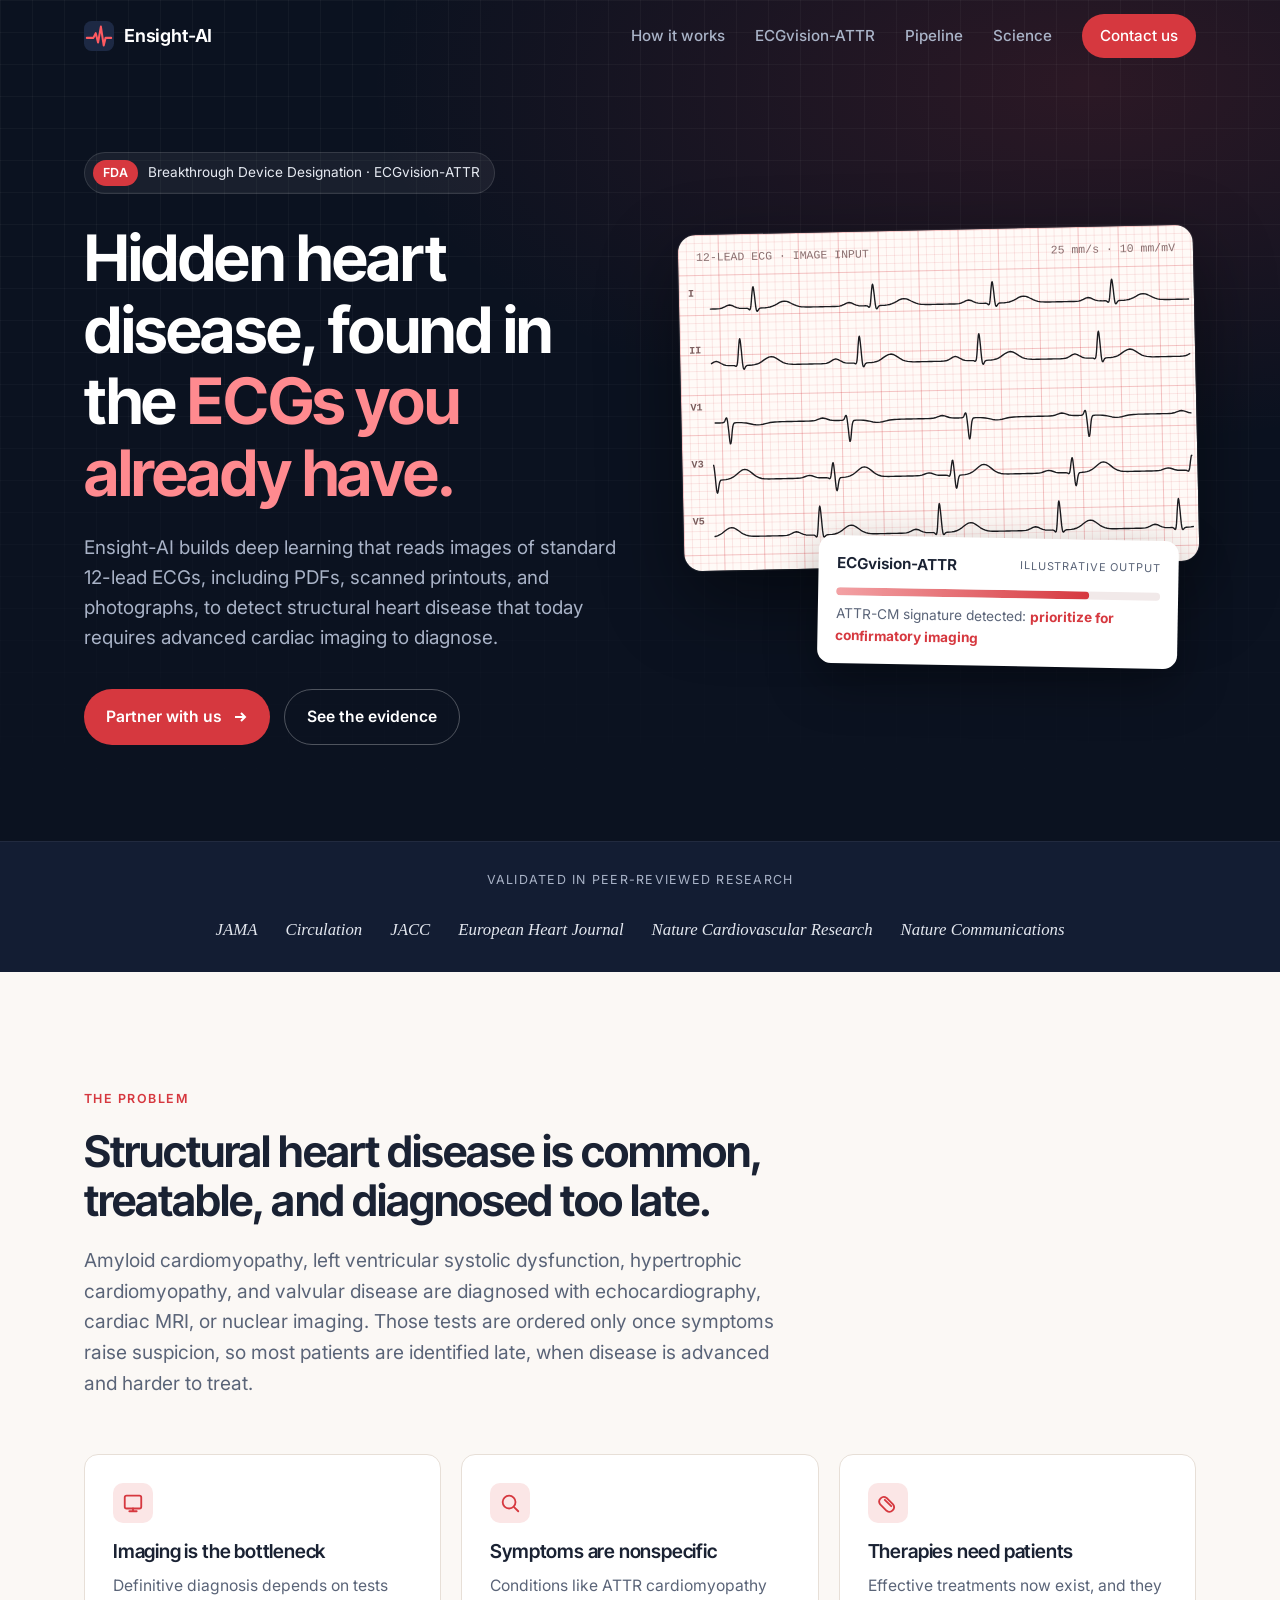
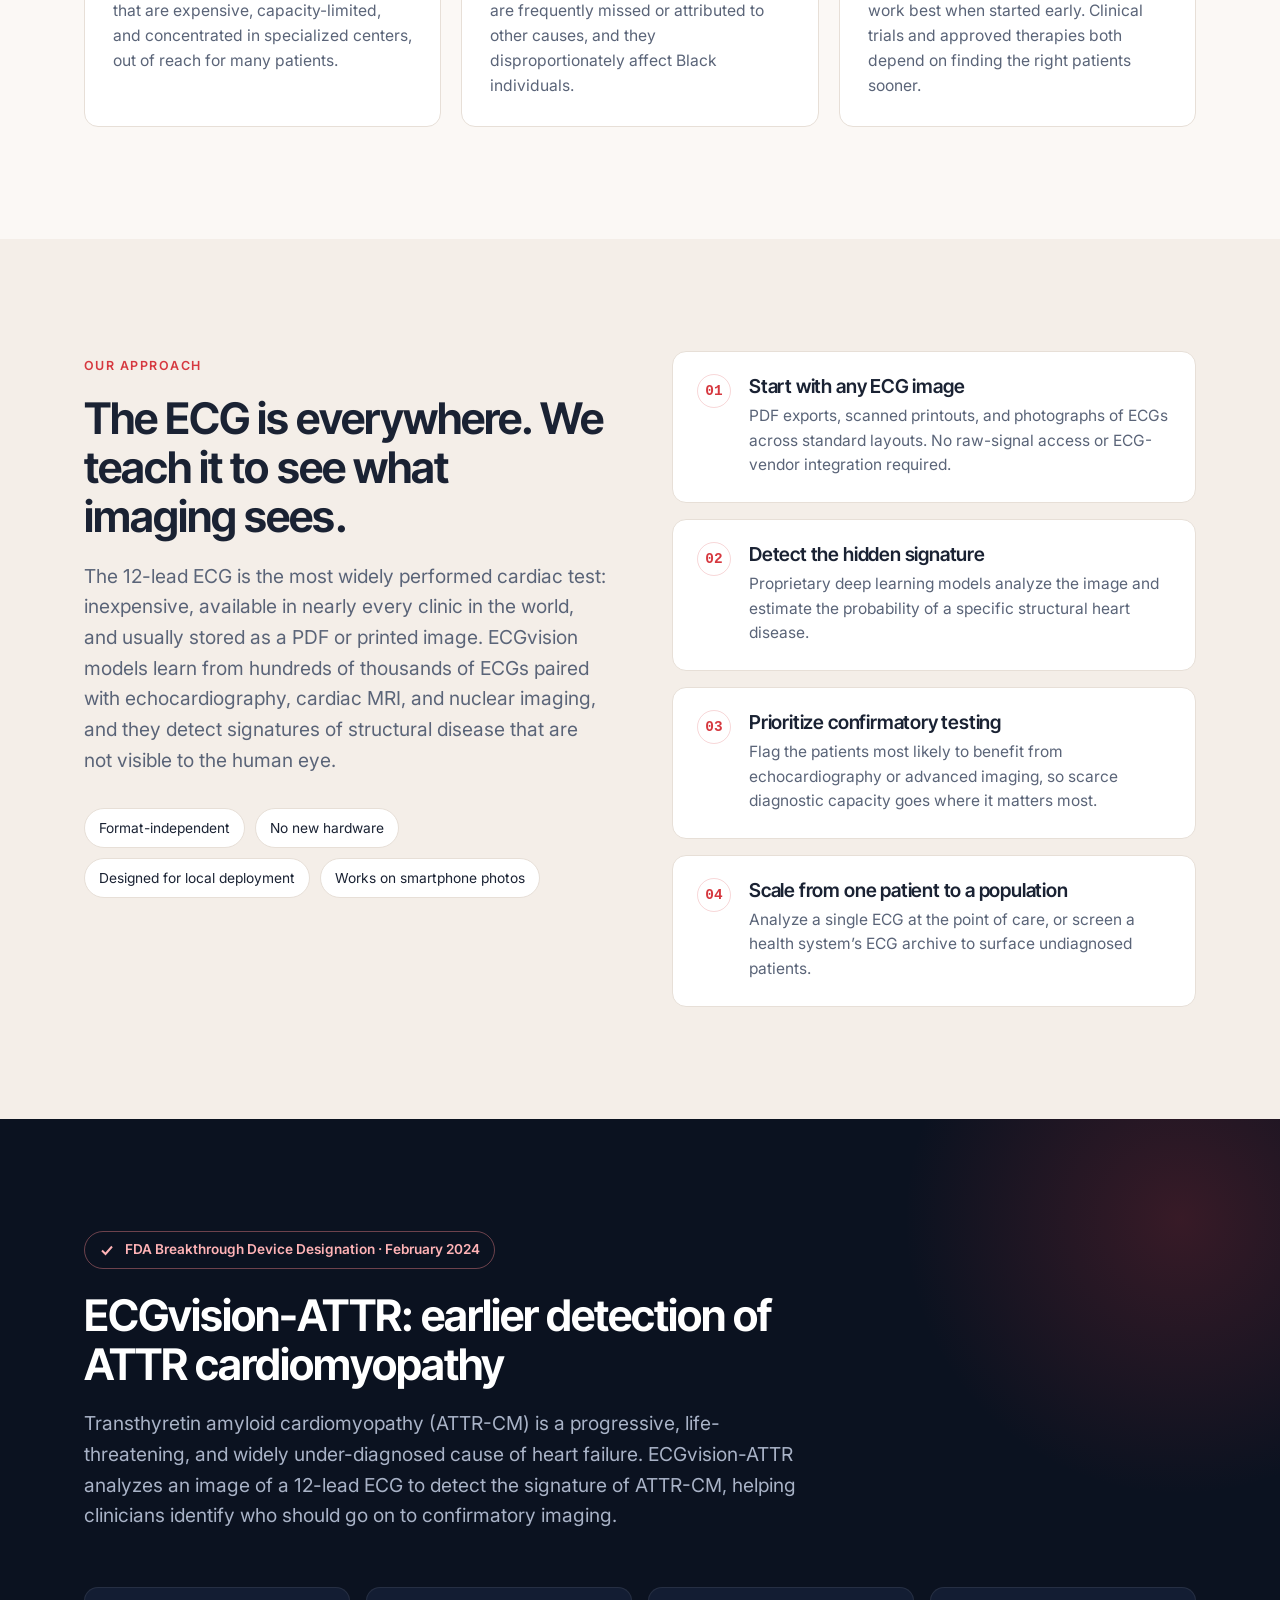
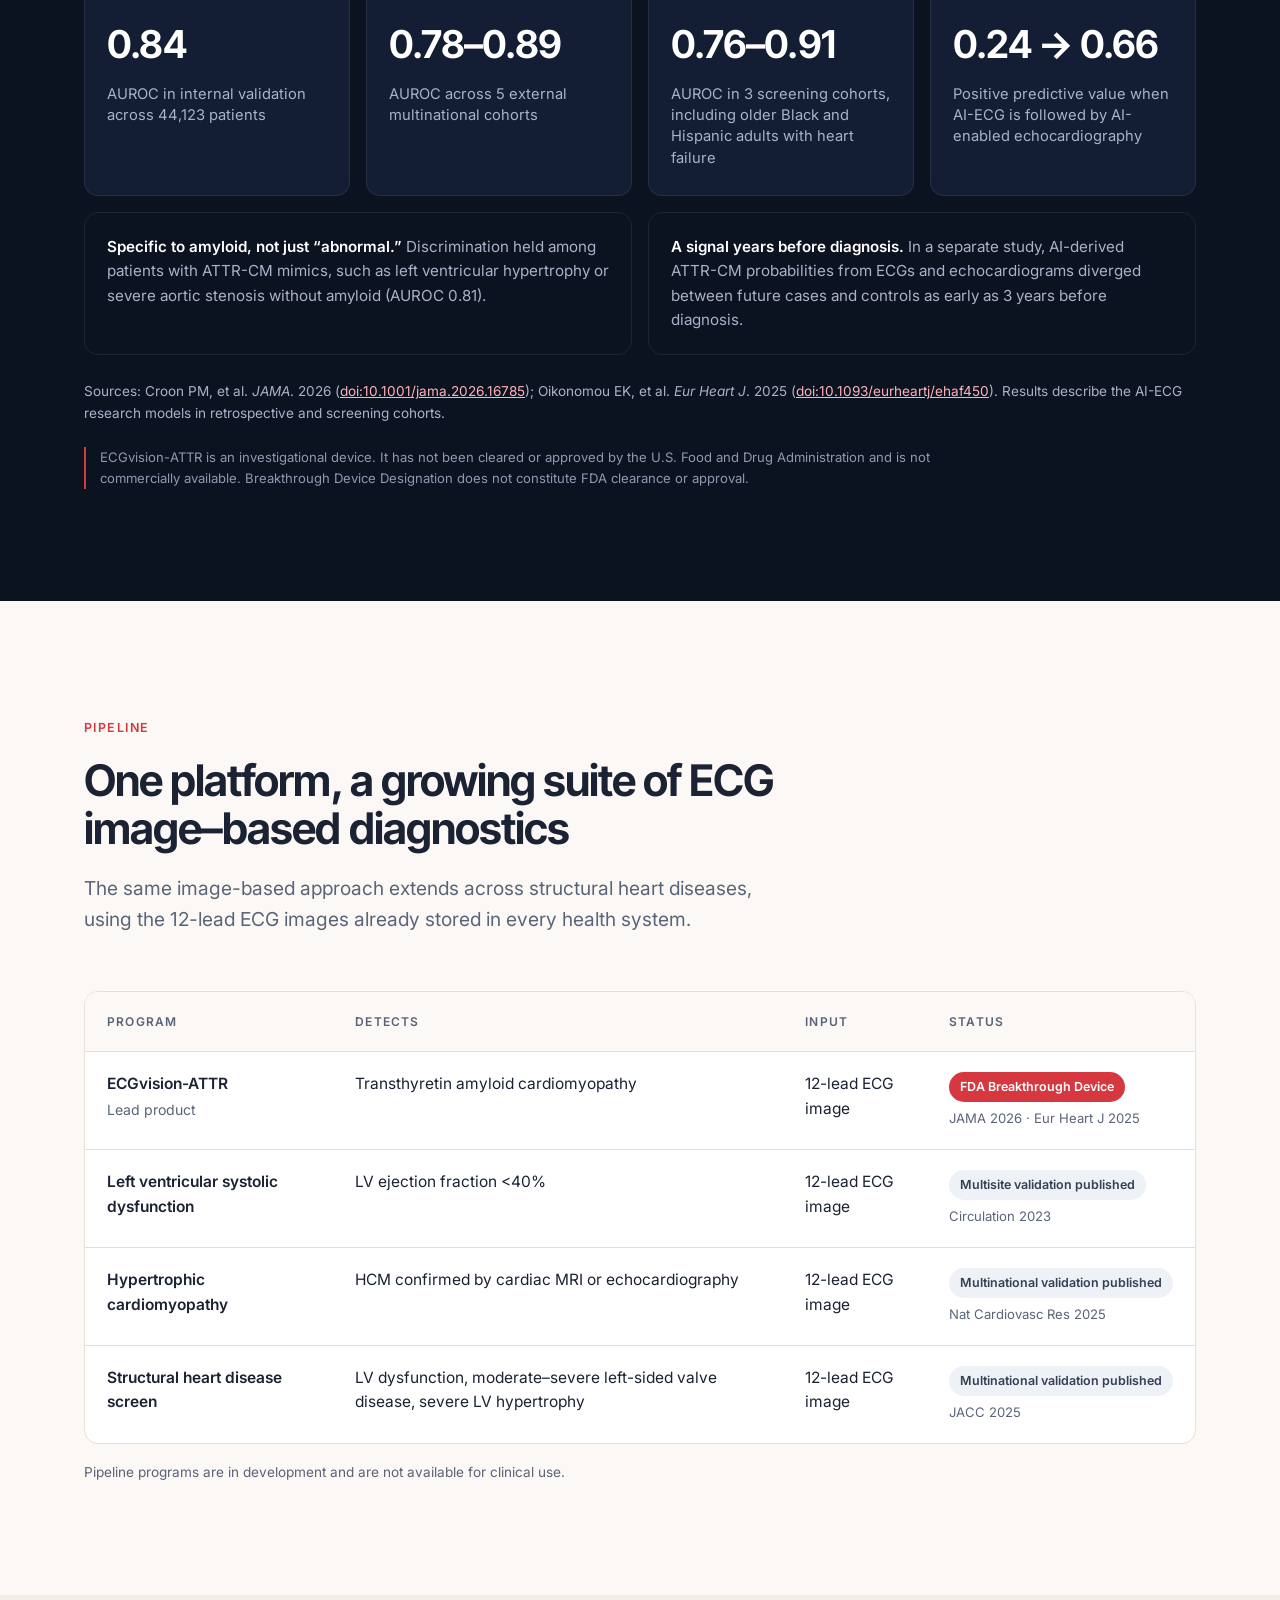
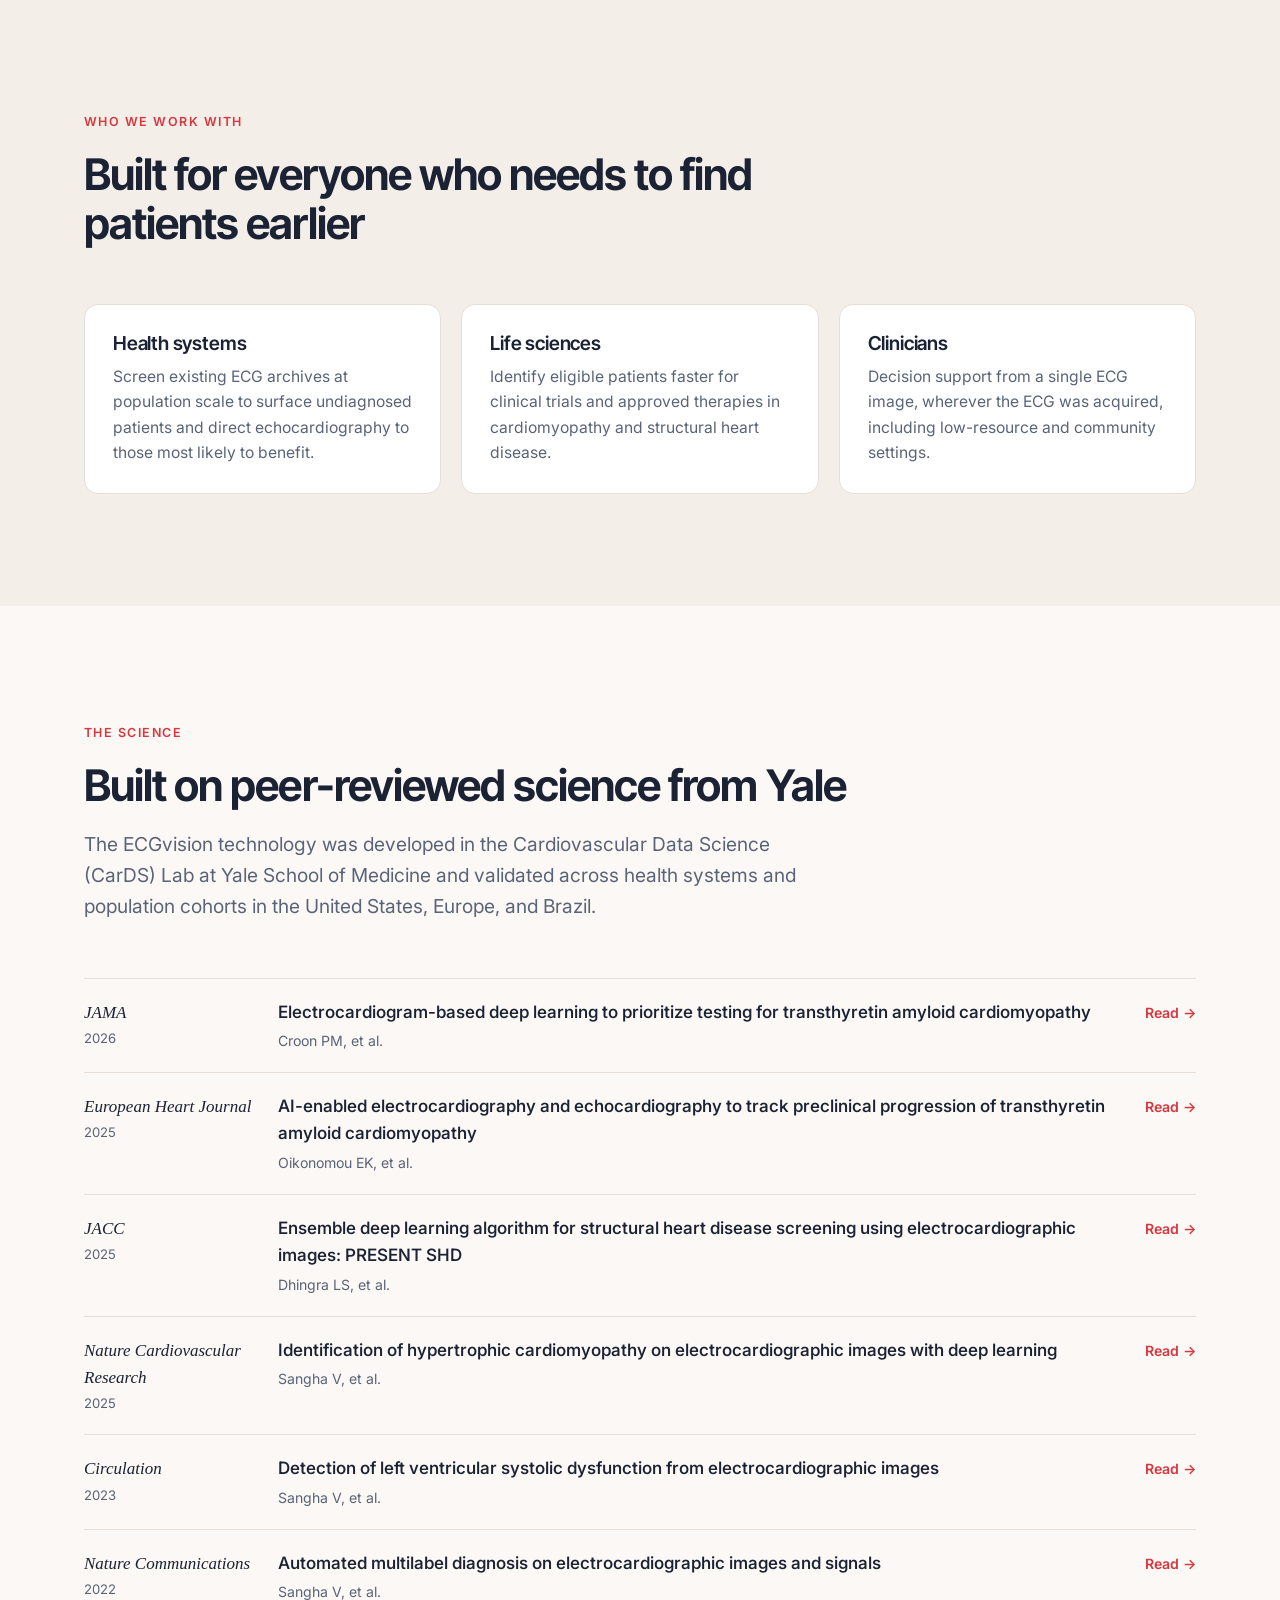
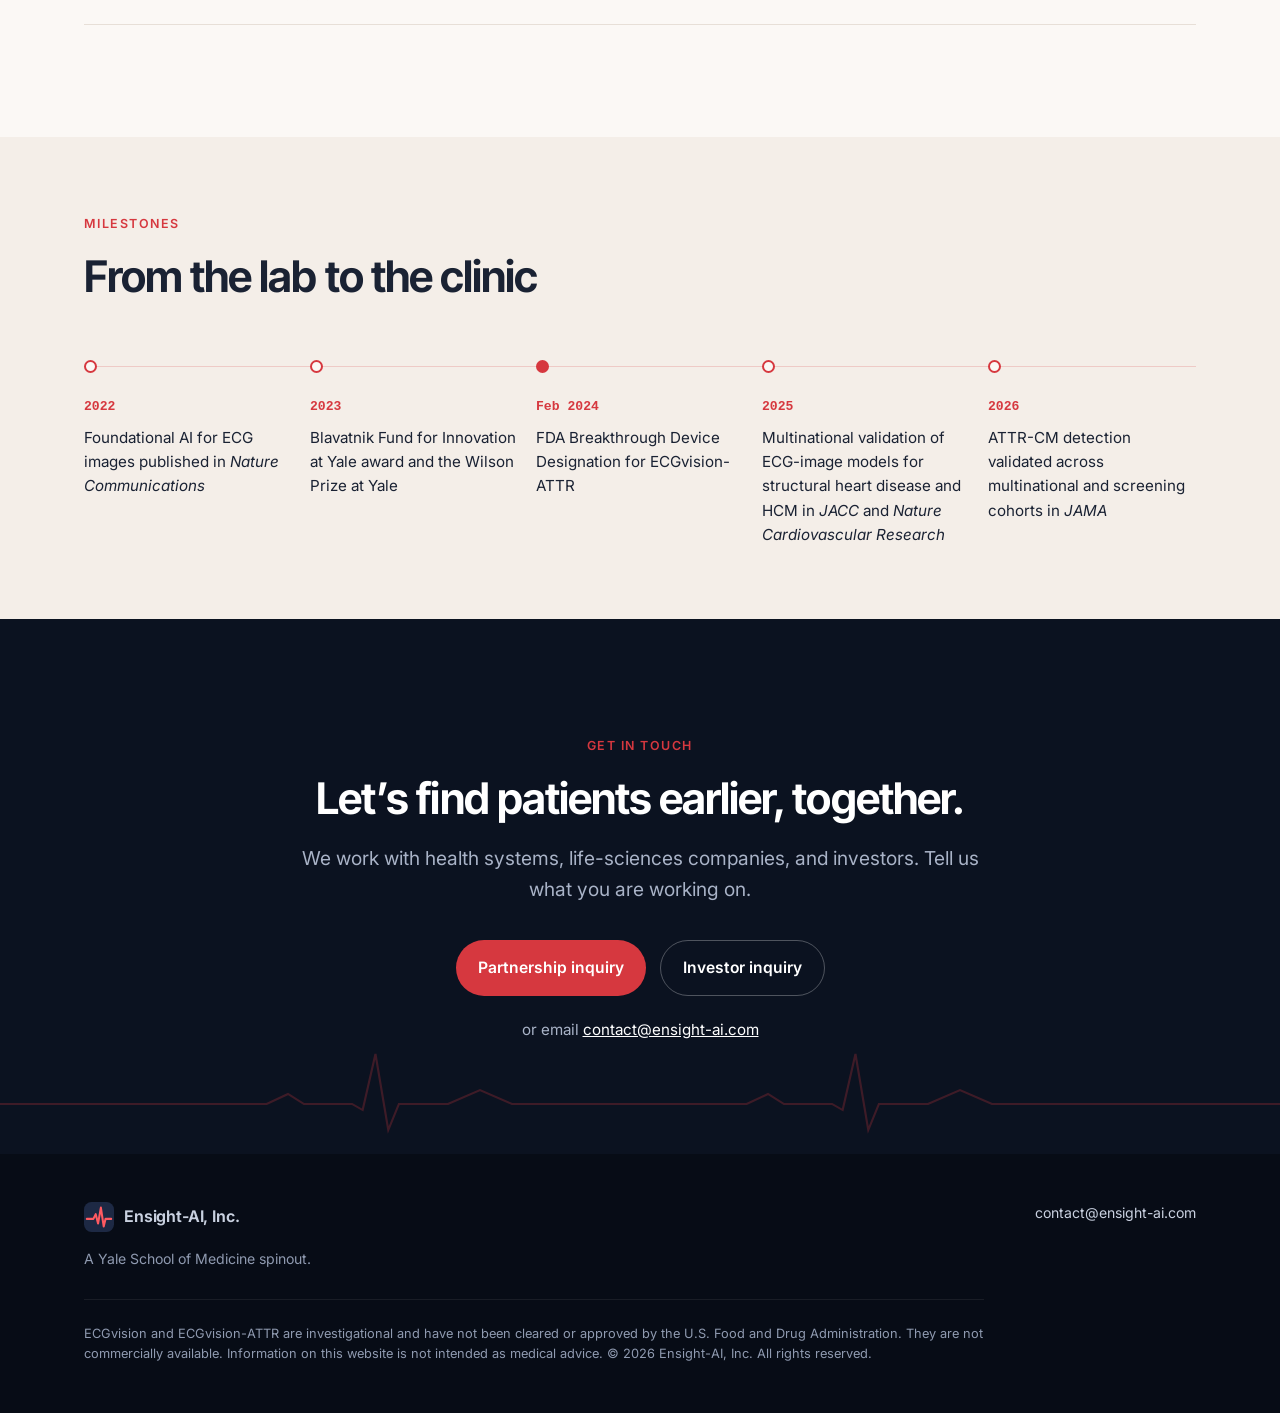
<file: index.html>
<!DOCTYPE html>
<html lang="en" class="no-js">
<head>
  <meta charset="utf-8">
  <meta name="viewport" content="width=device-width, initial-scale=1">
  <title>Ensight-AI | AI that finds hidden heart disease in ECG images</title>
  <meta name="description" content="Ensight-AI is a Yale spinout building deep learning that detects structural heart disease from images of standard ECGs. Our lead product, ECGvision-ATTR, received FDA Breakthrough Device Designation for early detection of ATTR cardiomyopathy.">
  <link rel="canonical" href="https://www.ensight-ai.com/">
  <meta name="theme-color" content="#0b1220">

  <meta property="og:type" content="website">
  <meta property="og:site_name" content="Ensight-AI">
  <meta property="og:title" content="Ensight-AI | AI that finds hidden heart disease in ECG images">
  <meta property="og:description" content="Deep learning that detects structural heart disease from standard ECG images. ECGvision-ATTR: FDA Breakthrough Device Designation for early detection of ATTR cardiomyopathy.">
  <meta property="og:url" content="https://www.ensight-ai.com/">
  <meta property="og:image" content="https://www.ensight-ai.com/assets/og-image.png">
  <meta property="og:image:width" content="1200">
  <meta property="og:image:height" content="630">
  <meta name="twitter:card" content="summary_large_image">
  <meta name="twitter:title" content="Ensight-AI | AI that finds hidden heart disease in ECG images">
  <meta name="twitter:description" content="Deep learning that detects structural heart disease from standard ECG images.">
  <meta name="twitter:image" content="https://www.ensight-ai.com/assets/og-image.png">

  <link rel="icon" href="favicon.svg" type="image/svg+xml">
  <link rel="apple-touch-icon" href="assets/apple-touch-icon.png">

  <link rel="preconnect" href="https://fonts.googleapis.com">
  <link rel="preconnect" href="https://fonts.gstatic.com" crossorigin>
  <link href="https://fonts.googleapis.com/css2?family=Inter:wght@400;500;600;700&family=Inter+Tight:wght@600;700&display=swap" rel="stylesheet">
  <link rel="stylesheet" href="assets/styles.css">

  <script type="application/ld+json">
  {
    "@context": "https://schema.org",
    "@type": "Organization",
    "name": "Ensight-AI, Inc.",
    "url": "https://www.ensight-ai.com/",
    "logo": "https://www.ensight-ai.com/assets/apple-touch-icon.png",
    "email": "contact@ensight-ai.com",
    "description": "Ensight-AI develops deep learning that detects structural heart disease from images of standard electrocardiograms (ECGs)."
  }
  </script>
  <script>document.documentElement.classList.remove('no-js');</script>
</head>
<body>
<a class="skip" href="#main">Skip to content</a>

<header class="header" id="top">
  <div class="wrap header__inner">
    <a class="brand" href="./" aria-label="Ensight-AI home">
      <svg class="brand__mark" viewBox="0 0 32 32" aria-hidden="true"><rect width="32" height="32" rx="8" fill="#1d2944"/><path d="M3 18 H10 L12.5 13 L15 23 L18 6 L21 26 L23 18 H29" fill="none" stroke="#ff5a61" stroke-width="2.2" stroke-linejoin="round" stroke-linecap="round"/></svg>
      Ensight-AI
    </a>
    <button class="nav-toggle" aria-label="Open menu" aria-expanded="false" aria-controls="nav">
      <svg viewBox="0 0 24 24" fill="none" stroke="currentColor" stroke-width="2" stroke-linecap="round"><path d="M4 7h16M4 12h16M4 17h16"/></svg>
    </button>
    <nav class="nav" id="nav" aria-label="Primary">
      <a href="#how">How it works</a>
      <a href="#product">ECGvision-ATTR</a>
      <a href="#pipeline">Pipeline</a>
      <a href="#science">Science</a>
      <a class="btn btn--primary" href="#contact">Contact us</a>
    </nav>
  </div>
</header>

<main id="main">

  <!-- ============ HERO ============ -->
  <section class="hero">
    <div class="wrap hero__grid">
      <div>
        <div class="badge"><span class="badge__dot">FDA</span> Breakthrough Device Designation &middot; ECGvision-ATTR</div>
        <h1>Hidden heart disease, found in the <em>ECGs you already have.</em></h1>
        <p class="lede">Ensight-AI builds deep learning that reads images of standard 12-lead ECGs, including PDFs, scanned printouts, and photographs, to detect structural heart disease that today requires advanced cardiac imaging to diagnose.</p>
        <div class="hero__ctas">
          <a class="btn btn--primary" href="#contact">Partner with us
            <svg viewBox="0 0 16 16" fill="none" stroke="currentColor" stroke-width="2"><path d="M3 8h10M9 4l4 4-4 4"/></svg></a>
          <a class="btn btn--ghost" href="#science">See the evidence</a>
        </div>
      </div>

      <div aria-hidden="true">
        <div class="ecg-card">
          <div class="ecg-card__top"><span>12-LEAD ECG &middot; IMAGE INPUT</span><span>25 mm/s &middot; 10 mm/mV</span></div>
          <svg viewBox="0 0 560 330">
            <text class="lead-label" x="10" y="32">I</text><path class="trace" transform="translate(34 46)" d="M0.0 -0.0 2.6 -0.0 5.2 -0.0 7.8 -0.1 10.4 -0.3 13.0 -0.9 15.6 -2.1 18.2 -3.4 20.8 -4.0 23.4 -3.4 26.0 -2.1 28.6 -0.9 31.2 -0.3 33.8 -0.1 36.4 -0.0 39.0 0.0 39.5 0.0 40.0 0.1 40.6 0.2 41.1 0.5 41.6 0.9 42.1 1.4 42.6 1.7 43.2 1.3 43.7 -0.3 44.2 -3.3 44.7 -7.9 45.2 -13.2 45.8 -18.4 46.3 -22.1 46.8 -23.3 47.3 -21.6 47.8 -17.4 48.4 -11.8 48.9 -6.1 49.4 -1.4 49.9 1.7 50.4 3.3 51.0 3.5 51.5 3.0 52.0 2.2 52.5 1.4 53.0 0.8 53.6 0.4 54.1 0.2 54.6 0.0 57.2 -0.1 59.8 -0.2 62.4 -0.5 65.0 -0.9 67.6 -1.7 70.2 -2.9 72.8 -4.2 75.4 -5.6 78.0 -6.6 80.6 -7.0 83.2 -6.6 85.8 -5.6 88.4 -4.2 91.0 -2.9 93.6 -1.7 96.2 -0.9 98.8 -0.5 101.4 -0.2 104.0 -0.1 106.6 -0.0 109.2 -0.0 111.8 -0.0 114.4 -0.0 117.0 -0.0 119.6 -0.0 122.2 -0.0 124.8 -0.0 127.4 -0.0 130.0 -0.0 130.0 -0.0 132.6 -0.0 135.2 -0.0 137.8 -0.1 140.4 -0.3 143.0 -0.9 145.6 -2.1 148.2 -3.4 150.8 -4.0 153.4 -3.4 156.0 -2.1 158.6 -0.9 161.2 -0.3 163.8 -0.1 166.4 -0.0 169.0 0.0 169.5 0.0 170.0 0.1 170.6 0.2 171.1 0.5 171.6 0.9 172.1 1.4 172.6 1.7 173.2 1.3 173.7 -0.3 174.2 -3.3 174.7 -7.9 175.2 -13.2 175.8 -18.4 176.3 -22.1 176.8 -23.3 177.3 -21.6 177.8 -17.4 178.4 -11.8 178.9 -6.1 179.4 -1.4 179.9 1.7 180.4 3.3 181.0 3.5 181.5 3.0 182.0 2.2 182.5 1.4 183.0 0.8 183.6 0.4 184.1 0.2 184.6 0.0 187.2 -0.1 189.8 -0.2 192.4 -0.5 195.0 -0.9 197.6 -1.7 200.2 -2.9 202.8 -4.2 205.4 -5.6 208.0 -6.6 210.6 -7.0 213.2 -6.6 215.8 -5.6 218.4 -4.2 221.0 -2.9 223.6 -1.7 226.2 -0.9 228.8 -0.5 231.4 -0.2 234.0 -0.1 236.6 -0.0 239.2 -0.0 241.8 -0.0 244.4 -0.0 247.0 -0.0 249.6 -0.0 252.2 -0.0 254.8 -0.0 257.4 -0.0 260.0 -0.0 260.0 -0.0 262.6 -0.0 265.2 -0.0 267.8 -0.1 270.4 -0.3 273.0 -0.9 275.6 -2.1 278.2 -3.4 280.8 -4.0 283.4 -3.4 286.0 -2.1 288.6 -0.9 291.2 -0.3 293.8 -0.1 296.4 -0.0 299.0 0.0 299.5 0.0 300.0 0.1 300.6 0.2 301.1 0.5 301.6 0.9 302.1 1.4 302.6 1.7 303.2 1.3 303.7 -0.3 304.2 -3.3 304.7 -7.9 305.2 -13.2 305.8 -18.4 306.3 -22.1 306.8 -23.3 307.3 -21.6 307.8 -17.4 308.4 -11.8 308.9 -6.1 309.4 -1.4 309.9 1.7 310.4 3.3 311.0 3.5 311.5 3.0 312.0 2.2 312.5 1.4 313.0 0.8 313.6 0.4 314.1 0.2 314.6 0.0 317.2 -0.1 319.8 -0.2 322.4 -0.5 325.0 -0.9 327.6 -1.7 330.2 -2.9 332.8 -4.2 335.4 -5.6 338.0 -6.6 340.6 -7.0 343.2 -6.6 345.8 -5.6 348.4 -4.2 351.0 -2.9 353.6 -1.7 356.2 -0.9 358.8 -0.5 361.4 -0.2 364.0 -0.1 366.6 -0.0 369.2 -0.0 371.8 -0.0 374.4 -0.0 377.0 -0.0 379.6 -0.0 382.2 -0.0 384.8 -0.0 387.4 -0.0 390.0 -0.0 390.0 -0.0 392.6 -0.0 395.2 -0.0 397.8 -0.1 400.4 -0.3 403.0 -0.9 405.6 -2.1 408.2 -3.4 410.8 -4.0 413.4 -3.4 416.0 -2.1 418.6 -0.9 421.2 -0.3 423.8 -0.1 426.4 -0.0 429.0 0.0 429.5 0.0 430.0 0.1 430.6 0.2 431.1 0.5 431.6 0.9 432.1 1.4 432.6 1.7 433.2 1.3 433.7 -0.3 434.2 -3.3 434.7 -7.9 435.2 -13.2 435.8 -18.4 436.3 -22.1 436.8 -23.3 437.3 -21.6 437.8 -17.4 438.4 -11.8 438.9 -6.1 439.4 -1.4 439.9 1.7 440.4 3.3 441.0 3.5 441.5 3.0 442.0 2.2 442.5 1.4 443.0 0.8 443.6 0.4 444.1 0.2 444.6 0.0 447.2 -0.1 449.8 -0.2 452.4 -0.5 455.0 -0.9 457.6 -1.7 460.2 -2.9 462.8 -4.2 465.4 -5.6 468.0 -6.6 470.6 -7.0 473.2 -6.6 475.8 -5.6 478.4 -4.2 481.0 -2.9 483.6 -1.7 486.2 -0.9 488.8 -0.5 491.4 -0.2 494.0 -0.1 496.6 -0.0 499.2 -0.0 501.8 -0.0 504.4 -0.0 507.0 -0.0 509.6 -0.0 512.2 -0.0 514.8 -0.0 517.4 -0.0 520.0 -0.0"/>
            <text class="lead-label" x="10" y="94">II</text><path class="trace" transform="translate(34 108)" d="M0.0 -2.6 2.6 -4.2 5.2 -5.0 7.8 -4.2 10.4 -2.6 13.0 -1.2 15.6 -0.4 18.2 -0.1 20.8 -0.0 23.4 0.0 23.9 0.0 24.4 0.0 25.0 0.1 25.5 0.3 26.0 0.5 26.5 0.8 27.0 0.7 27.6 -0.1 28.1 -2.1 28.6 -5.7 29.1 -11.0 29.6 -17.3 30.2 -23.4 30.7 -27.8 31.2 -29.2 31.7 -27.1 32.2 -21.8 32.8 -14.9 33.3 -7.8 33.8 -2.0 34.3 1.9 34.8 3.8 35.4 4.2 35.9 3.6 36.4 2.6 36.9 1.7 37.4 0.9 38.0 0.5 38.5 0.2 39.0 0.1 41.6 -0.1 44.2 -0.3 46.8 -0.6 49.4 -1.2 52.0 -2.2 54.6 -3.7 57.2 -5.5 59.8 -7.2 62.4 -8.5 65.0 -9.0 67.6 -8.5 70.2 -7.2 72.8 -5.5 75.4 -3.7 78.0 -2.2 80.6 -1.2 83.2 -0.6 85.8 -0.3 88.4 -0.1 91.0 -0.0 93.6 -0.0 96.2 -0.0 98.8 -0.0 101.4 -0.0 104.0 -0.0 106.6 -0.0 109.2 -0.0 111.8 -0.0 114.4 -0.0 114.4 -0.0 117.0 -0.0 119.6 -0.0 122.2 -0.1 124.8 -0.4 127.4 -1.2 130.0 -2.6 132.6 -4.2 135.2 -5.0 137.8 -4.2 140.4 -2.6 143.0 -1.2 145.6 -0.4 148.2 -0.1 150.8 -0.0 153.4 0.0 153.9 0.0 154.4 0.0 155.0 0.1 155.5 0.3 156.0 0.5 156.5 0.8 157.0 0.7 157.6 -0.1 158.1 -2.1 158.6 -5.7 159.1 -11.0 159.6 -17.3 160.2 -23.4 160.7 -27.8 161.2 -29.2 161.7 -27.1 162.2 -21.8 162.8 -14.9 163.3 -7.8 163.8 -2.0 164.3 1.9 164.8 3.8 165.4 4.2 165.9 3.6 166.4 2.6 166.9 1.7 167.4 0.9 168.0 0.5 168.5 0.2 169.0 0.1 171.6 -0.1 174.2 -0.3 176.8 -0.6 179.4 -1.2 182.0 -2.2 184.6 -3.7 187.2 -5.5 189.8 -7.2 192.4 -8.5 195.0 -9.0 197.6 -8.5 200.2 -7.2 202.8 -5.5 205.4 -3.7 208.0 -2.2 210.6 -1.2 213.2 -0.6 215.8 -0.3 218.4 -0.1 221.0 -0.0 223.6 -0.0 226.2 -0.0 228.8 -0.0 231.4 -0.0 234.0 -0.0 236.6 -0.0 239.2 -0.0 241.8 -0.0 244.4 -0.0 244.4 -0.0 247.0 -0.0 249.6 -0.0 252.2 -0.1 254.8 -0.4 257.4 -1.2 260.0 -2.6 262.6 -4.2 265.2 -5.0 267.8 -4.2 270.4 -2.6 273.0 -1.2 275.6 -0.4 278.2 -0.1 280.8 -0.0 283.4 0.0 283.9 0.0 284.4 0.0 285.0 0.1 285.5 0.3 286.0 0.5 286.5 0.8 287.0 0.7 287.6 -0.1 288.1 -2.1 288.6 -5.7 289.1 -11.0 289.6 -17.3 290.2 -23.4 290.7 -27.8 291.2 -29.2 291.7 -27.1 292.2 -21.8 292.8 -14.9 293.3 -7.8 293.8 -2.0 294.3 1.9 294.8 3.8 295.4 4.2 295.9 3.6 296.4 2.6 296.9 1.7 297.4 0.9 298.0 0.5 298.5 0.2 299.0 0.1 301.6 -0.1 304.2 -0.3 306.8 -0.6 309.4 -1.2 312.0 -2.2 314.6 -3.7 317.2 -5.5 319.8 -7.2 322.4 -8.5 325.0 -9.0 327.6 -8.5 330.2 -7.2 332.8 -5.5 335.4 -3.7 338.0 -2.2 340.6 -1.2 343.2 -0.6 345.8 -0.3 348.4 -0.1 351.0 -0.0 353.6 -0.0 356.2 -0.0 358.8 -0.0 361.4 -0.0 364.0 -0.0 366.6 -0.0 369.2 -0.0 371.8 -0.0 374.4 -0.0 374.4 -0.0 377.0 -0.0 379.6 -0.0 382.2 -0.1 384.8 -0.4 387.4 -1.2 390.0 -2.6 392.6 -4.2 395.2 -5.0 397.8 -4.2 400.4 -2.6 403.0 -1.2 405.6 -0.4 408.2 -0.1 410.8 -0.0 413.4 0.0 413.9 0.0 414.4 0.0 415.0 0.1 415.5 0.3 416.0 0.5 416.5 0.8 417.0 0.7 417.6 -0.1 418.1 -2.1 418.6 -5.7 419.1 -11.0 419.6 -17.3 420.2 -23.4 420.7 -27.8 421.2 -29.2 421.7 -27.1 422.2 -21.8 422.8 -14.9 423.3 -7.8 423.8 -2.0 424.3 1.9 424.8 3.8 425.4 4.2 425.9 3.6 426.4 2.6 426.9 1.7 427.4 0.9 428.0 0.5 428.5 0.2 429.0 0.1 431.6 -0.1 434.2 -0.3 436.8 -0.6 439.4 -1.2 442.0 -2.2 444.6 -3.7 447.2 -5.5 449.8 -7.2 452.4 -8.5 455.0 -9.0 457.6 -8.5 460.2 -7.2 462.8 -5.5 465.4 -3.7 468.0 -2.2 470.6 -1.2 473.2 -0.6 475.8 -0.3 478.4 -0.1 481.0 -0.0 483.6 -0.0 486.2 -0.0 488.8 -0.0 491.4 -0.0 494.0 -0.0 496.6 -0.0 499.2 -0.0 501.8 -0.0 504.4 -0.0 504.4 -0.0 507.0 -0.0 509.6 -0.0 512.2 -0.1 514.8 -0.4 517.4 -1.2 520.0 -2.6"/>
            <text class="lead-label" x="10" y="156">V1</text><path class="trace" transform="translate(34 170)" d="M2.6 -0.1 5.2 -0.0 7.8 -0.0 8.3 -0.0 8.8 -0.0 9.4 -0.0 9.9 -0.0 10.4 -0.0 10.9 -0.1 11.4 -0.2 12.0 -0.5 12.5 -0.9 13.0 -1.7 13.5 -2.8 14.0 -4.0 14.6 -5.1 15.1 -5.3 15.6 -4.3 16.1 -1.4 16.6 3.2 17.2 9.1 17.7 15.2 18.2 20.3 18.7 23.0 19.2 22.8 19.8 20.0 20.3 15.7 20.8 11.0 21.3 6.8 21.8 3.8 22.4 1.9 22.9 0.9 23.4 0.4 26.0 0.0 28.6 0.1 31.2 0.2 33.8 0.4 36.4 0.7 39.0 1.2 41.6 1.8 44.2 2.4 46.8 2.8 49.4 3.0 52.0 2.8 54.6 2.4 57.2 1.8 59.8 1.2 62.4 0.7 65.0 0.4 67.6 0.2 70.2 0.1 72.8 0.0 75.4 0.0 78.0 0.0 80.6 0.0 83.2 0.0 85.8 0.0 88.4 0.0 91.0 0.0 93.6 0.0 96.2 0.0 98.8 0.0 98.8 -0.0 101.4 -0.0 104.0 -0.0 106.6 -0.1 109.2 -0.2 111.8 -0.7 114.4 -1.6 117.0 -2.5 119.6 -3.0 122.2 -2.5 124.8 -1.6 127.4 -0.7 130.0 -0.2 132.6 -0.1 135.2 -0.0 137.8 -0.0 138.3 -0.0 138.8 -0.0 139.4 -0.0 139.9 -0.0 140.4 -0.0 140.9 -0.1 141.4 -0.2 142.0 -0.5 142.5 -0.9 143.0 -1.7 143.5 -2.8 144.0 -4.0 144.6 -5.1 145.1 -5.3 145.6 -4.3 146.1 -1.4 146.6 3.2 147.2 9.1 147.7 15.2 148.2 20.3 148.7 23.0 149.2 22.8 149.8 20.0 150.3 15.7 150.8 11.0 151.3 6.8 151.8 3.8 152.4 1.9 152.9 0.9 153.4 0.4 156.0 0.0 158.6 0.1 161.2 0.2 163.8 0.4 166.4 0.7 169.0 1.2 171.6 1.8 174.2 2.4 176.8 2.8 179.4 3.0 182.0 2.8 184.6 2.4 187.2 1.8 189.8 1.2 192.4 0.7 195.0 0.4 197.6 0.2 200.2 0.1 202.8 0.0 205.4 0.0 208.0 0.0 210.6 0.0 213.2 0.0 215.8 0.0 218.4 0.0 221.0 0.0 223.6 0.0 226.2 0.0 228.8 0.0 228.8 -0.0 231.4 -0.0 234.0 -0.0 236.6 -0.1 239.2 -0.2 241.8 -0.7 244.4 -1.6 247.0 -2.5 249.6 -3.0 252.2 -2.5 254.8 -1.6 257.4 -0.7 260.0 -0.2 262.6 -0.1 265.2 -0.0 267.8 -0.0 268.3 -0.0 268.8 -0.0 269.4 -0.0 269.9 -0.0 270.4 -0.0 270.9 -0.1 271.4 -0.2 272.0 -0.5 272.5 -0.9 273.0 -1.7 273.5 -2.8 274.0 -4.0 274.6 -5.1 275.1 -5.3 275.6 -4.3 276.1 -1.4 276.6 3.2 277.2 9.1 277.7 15.2 278.2 20.3 278.7 23.0 279.2 22.8 279.8 20.0 280.3 15.7 280.8 11.0 281.3 6.8 281.8 3.8 282.4 1.9 282.9 0.9 283.4 0.4 286.0 0.0 288.6 0.1 291.2 0.2 293.8 0.4 296.4 0.7 299.0 1.2 301.6 1.8 304.2 2.4 306.8 2.8 309.4 3.0 312.0 2.8 314.6 2.4 317.2 1.8 319.8 1.2 322.4 0.7 325.0 0.4 327.6 0.2 330.2 0.1 332.8 0.0 335.4 0.0 338.0 0.0 340.6 0.0 343.2 0.0 345.8 0.0 348.4 0.0 351.0 0.0 353.6 0.0 356.2 0.0 358.8 0.0 358.8 -0.0 361.4 -0.0 364.0 -0.0 366.6 -0.1 369.2 -0.2 371.8 -0.7 374.4 -1.6 377.0 -2.5 379.6 -3.0 382.2 -2.5 384.8 -1.6 387.4 -0.7 390.0 -0.2 392.6 -0.1 395.2 -0.0 397.8 -0.0 398.3 -0.0 398.8 -0.0 399.4 -0.0 399.9 -0.0 400.4 -0.0 400.9 -0.1 401.4 -0.2 402.0 -0.5 402.5 -0.9 403.0 -1.7 403.5 -2.8 404.0 -4.0 404.6 -5.1 405.1 -5.3 405.6 -4.3 406.1 -1.4 406.6 3.2 407.2 9.1 407.7 15.2 408.2 20.3 408.7 23.0 409.2 22.8 409.8 20.0 410.3 15.7 410.8 11.0 411.3 6.8 411.8 3.8 412.4 1.9 412.9 0.9 413.4 0.4 416.0 0.0 418.6 0.1 421.2 0.2 423.8 0.4 426.4 0.7 429.0 1.2 431.6 1.8 434.2 2.4 436.8 2.8 439.4 3.0 442.0 2.8 444.6 2.4 447.2 1.8 449.8 1.2 452.4 0.7 455.0 0.4 457.6 0.2 460.2 0.1 462.8 0.0 465.4 0.0 468.0 0.0 470.6 0.0 473.2 0.0 475.8 0.0 478.4 0.0 481.0 0.0 483.6 0.0 486.2 0.0 488.8 0.0 488.8 -0.0 491.4 -0.0 494.0 -0.0 496.6 -0.1 499.2 -0.2 501.8 -0.7 504.4 -1.6 507.0 -2.5 509.6 -3.0 512.2 -2.5 514.8 -1.6 517.4 -0.7 520.0 -0.2"/>
            <text class="lead-label" x="10" y="218">V3</text><path class="trace" transform="translate(34 232)" d="M0.0 -16.1 0.5 -13.5 1.0 -8.5 1.6 -2.0 2.1 4.7 2.6 10.2 3.1 13.5 3.6 14.3 4.2 13.0 4.7 10.3 5.2 7.2 5.7 4.5 6.2 2.5 6.8 1.2 7.3 0.5 7.8 0.2 10.4 -0.1 13.0 -0.3 15.6 -0.7 18.2 -1.5 20.8 -2.7 23.4 -4.5 26.0 -6.7 28.6 -8.8 31.2 -10.4 33.8 -11.0 36.4 -10.4 39.0 -8.8 41.6 -6.7 44.2 -4.5 46.8 -2.7 49.4 -1.5 52.0 -0.7 54.6 -0.3 57.2 -0.1 59.8 -0.0 62.4 -0.0 65.0 -0.0 67.6 -0.0 70.2 -0.0 72.8 -0.0 75.4 -0.0 78.0 -0.0 80.6 -0.0 83.2 -0.0 83.2 -0.0 85.8 -0.0 88.4 -0.0 91.0 -0.1 93.6 -0.2 96.2 -0.7 98.8 -1.6 101.4 -2.5 104.0 -3.0 106.6 -2.5 109.2 -1.6 111.8 -0.7 114.4 -0.2 117.0 -0.1 119.6 -0.0 122.2 0.0 122.7 0.0 123.2 0.1 123.8 0.1 124.3 0.3 124.8 0.6 125.3 0.9 125.8 1.1 126.4 0.7 126.9 -0.4 127.4 -2.7 127.9 -6.0 128.4 -9.9 129.0 -13.6 129.5 -15.9 130.0 -16.1 130.5 -13.5 131.0 -8.5 131.6 -2.0 132.1 4.7 132.6 10.2 133.1 13.5 133.6 14.3 134.2 13.0 134.7 10.3 135.2 7.2 135.7 4.5 136.2 2.5 136.8 1.2 137.3 0.5 137.8 0.2 140.4 -0.1 143.0 -0.3 145.6 -0.7 148.2 -1.5 150.8 -2.7 153.4 -4.5 156.0 -6.7 158.6 -8.8 161.2 -10.4 163.8 -11.0 166.4 -10.4 169.0 -8.8 171.6 -6.7 174.2 -4.5 176.8 -2.7 179.4 -1.5 182.0 -0.7 184.6 -0.3 187.2 -0.1 189.8 -0.0 192.4 -0.0 195.0 -0.0 197.6 -0.0 200.2 -0.0 202.8 -0.0 205.4 -0.0 208.0 -0.0 210.6 -0.0 213.2 -0.0 213.2 -0.0 215.8 -0.0 218.4 -0.0 221.0 -0.1 223.6 -0.2 226.2 -0.7 228.8 -1.6 231.4 -2.5 234.0 -3.0 236.6 -2.5 239.2 -1.6 241.8 -0.7 244.4 -0.2 247.0 -0.1 249.6 -0.0 252.2 0.0 252.7 0.0 253.2 0.1 253.8 0.1 254.3 0.3 254.8 0.6 255.3 0.9 255.8 1.1 256.4 0.7 256.9 -0.4 257.4 -2.7 257.9 -6.0 258.4 -9.9 259.0 -13.6 259.5 -15.9 260.0 -16.1 260.5 -13.5 261.0 -8.5 261.6 -2.0 262.1 4.7 262.6 10.2 263.1 13.5 263.6 14.3 264.2 13.0 264.7 10.3 265.2 7.2 265.7 4.5 266.2 2.5 266.8 1.2 267.3 0.5 267.8 0.2 270.4 -0.1 273.0 -0.3 275.6 -0.7 278.2 -1.5 280.8 -2.7 283.4 -4.5 286.0 -6.7 288.6 -8.8 291.2 -10.4 293.8 -11.0 296.4 -10.4 299.0 -8.8 301.6 -6.7 304.2 -4.5 306.8 -2.7 309.4 -1.5 312.0 -0.7 314.6 -0.3 317.2 -0.1 319.8 -0.0 322.4 -0.0 325.0 -0.0 327.6 -0.0 330.2 -0.0 332.8 -0.0 335.4 -0.0 338.0 -0.0 340.6 -0.0 343.2 -0.0 343.2 -0.0 345.8 -0.0 348.4 -0.0 351.0 -0.1 353.6 -0.2 356.2 -0.7 358.8 -1.6 361.4 -2.5 364.0 -3.0 366.6 -2.5 369.2 -1.6 371.8 -0.7 374.4 -0.2 377.0 -0.1 379.6 -0.0 382.2 0.0 382.7 0.0 383.2 0.1 383.8 0.1 384.3 0.3 384.8 0.6 385.3 0.9 385.8 1.1 386.4 0.7 386.9 -0.4 387.4 -2.7 387.9 -6.0 388.4 -9.9 389.0 -13.6 389.5 -15.9 390.0 -16.1 390.5 -13.5 391.0 -8.5 391.6 -2.0 392.1 4.7 392.6 10.2 393.1 13.5 393.6 14.3 394.2 13.0 394.7 10.3 395.2 7.2 395.7 4.5 396.2 2.5 396.8 1.2 397.3 0.5 397.8 0.2 400.4 -0.1 403.0 -0.3 405.6 -0.7 408.2 -1.5 410.8 -2.7 413.4 -4.5 416.0 -6.7 418.6 -8.8 421.2 -10.4 423.8 -11.0 426.4 -10.4 429.0 -8.8 431.6 -6.7 434.2 -4.5 436.8 -2.7 439.4 -1.5 442.0 -0.7 444.6 -0.3 447.2 -0.1 449.8 -0.0 452.4 -0.0 455.0 -0.0 457.6 -0.0 460.2 -0.0 462.8 -0.0 465.4 -0.0 468.0 -0.0 470.6 -0.0 473.2 -0.0 473.2 -0.0 475.8 -0.0 478.4 -0.0 481.0 -0.1 483.6 -0.2 486.2 -0.7 488.8 -1.6 491.4 -2.5 494.0 -3.0 496.6 -2.5 499.2 -1.6 501.8 -0.7 504.4 -0.2 507.0 -0.1 509.6 -0.0 512.2 0.0 512.7 0.0 513.2 0.1 513.8 0.1 514.3 0.3 514.8 0.6 515.3 0.9 515.8 1.1 516.4 0.7 516.9 -0.4 517.4 -2.7 517.9 -6.0 518.4 -9.9 519.0 -13.6 519.5 -15.9 520.0 -16.1"/>
            <text class="lead-label" x="10" y="280">V5</text><path class="trace" transform="translate(34 294)" d="M0.0 -0.7 2.6 -1.4 5.2 -2.5 7.8 -4.1 10.4 -6.1 13.0 -8.0 15.6 -9.5 18.2 -10.0 20.8 -9.5 23.4 -8.0 26.0 -6.1 28.6 -4.1 31.2 -2.5 33.8 -1.4 36.4 -0.7 39.0 -0.3 41.6 -0.1 44.2 -0.0 46.8 -0.0 49.4 -0.0 52.0 -0.0 54.6 -0.0 57.2 -0.0 59.8 -0.0 62.4 -0.0 65.0 -0.0 67.6 -0.0 67.6 -0.0 70.2 -0.0 72.8 -0.0 75.4 -0.1 78.0 -0.3 80.6 -0.9 83.2 -2.1 85.8 -3.4 88.4 -4.0 91.0 -3.4 93.6 -2.1 96.2 -0.9 98.8 -0.3 101.4 -0.1 104.0 -0.0 106.6 0.0 107.1 0.0 107.6 0.1 108.2 0.3 108.7 0.6 109.2 1.2 109.7 1.8 110.2 2.2 110.8 1.7 111.3 -0.3 111.8 -4.4 112.3 -10.5 112.8 -17.7 113.4 -24.6 113.9 -29.6 114.4 -31.4 114.9 -29.3 115.4 -24.1 116.0 -17.2 116.5 -10.1 117.0 -4.3 117.5 -0.3 118.0 1.8 118.6 2.5 119.1 2.3 119.6 1.7 120.1 1.1 120.6 0.6 121.2 0.3 121.7 0.1 122.2 0.0 124.8 -0.1 127.4 -0.3 130.0 -0.7 132.6 -1.4 135.2 -2.5 137.8 -4.1 140.4 -6.1 143.0 -8.0 145.6 -9.5 148.2 -10.0 150.8 -9.5 153.4 -8.0 156.0 -6.1 158.6 -4.1 161.2 -2.5 163.8 -1.4 166.4 -0.7 169.0 -0.3 171.6 -0.1 174.2 -0.0 176.8 -0.0 179.4 -0.0 182.0 -0.0 184.6 -0.0 187.2 -0.0 189.8 -0.0 192.4 -0.0 195.0 -0.0 197.6 -0.0 197.6 -0.0 200.2 -0.0 202.8 -0.0 205.4 -0.1 208.0 -0.3 210.6 -0.9 213.2 -2.1 215.8 -3.4 218.4 -4.0 221.0 -3.4 223.6 -2.1 226.2 -0.9 228.8 -0.3 231.4 -0.1 234.0 -0.0 236.6 0.0 237.1 0.0 237.6 0.1 238.2 0.3 238.7 0.6 239.2 1.2 239.7 1.8 240.2 2.2 240.8 1.7 241.3 -0.3 241.8 -4.4 242.3 -10.5 242.8 -17.7 243.4 -24.6 243.9 -29.6 244.4 -31.4 244.9 -29.3 245.4 -24.1 246.0 -17.2 246.5 -10.1 247.0 -4.3 247.5 -0.3 248.0 1.8 248.6 2.5 249.1 2.3 249.6 1.7 250.1 1.1 250.6 0.6 251.2 0.3 251.7 0.1 252.2 0.0 254.8 -0.1 257.4 -0.3 260.0 -0.7 262.6 -1.4 265.2 -2.5 267.8 -4.1 270.4 -6.1 273.0 -8.0 275.6 -9.5 278.2 -10.0 280.8 -9.5 283.4 -8.0 286.0 -6.1 288.6 -4.1 291.2 -2.5 293.8 -1.4 296.4 -0.7 299.0 -0.3 301.6 -0.1 304.2 -0.0 306.8 -0.0 309.4 -0.0 312.0 -0.0 314.6 -0.0 317.2 -0.0 319.8 -0.0 322.4 -0.0 325.0 -0.0 327.6 -0.0 327.6 -0.0 330.2 -0.0 332.8 -0.0 335.4 -0.1 338.0 -0.3 340.6 -0.9 343.2 -2.1 345.8 -3.4 348.4 -4.0 351.0 -3.4 353.6 -2.1 356.2 -0.9 358.8 -0.3 361.4 -0.1 364.0 -0.0 366.6 0.0 367.1 0.0 367.6 0.1 368.2 0.3 368.7 0.6 369.2 1.2 369.7 1.8 370.2 2.2 370.8 1.7 371.3 -0.3 371.8 -4.4 372.3 -10.5 372.8 -17.7 373.4 -24.6 373.9 -29.6 374.4 -31.4 374.9 -29.3 375.4 -24.1 376.0 -17.2 376.5 -10.1 377.0 -4.3 377.5 -0.3 378.0 1.8 378.6 2.5 379.1 2.3 379.6 1.7 380.1 1.1 380.6 0.6 381.2 0.3 381.7 0.1 382.2 0.0 384.8 -0.1 387.4 -0.3 390.0 -0.7 392.6 -1.4 395.2 -2.5 397.8 -4.1 400.4 -6.1 403.0 -8.0 405.6 -9.5 408.2 -10.0 410.8 -9.5 413.4 -8.0 416.0 -6.1 418.6 -4.1 421.2 -2.5 423.8 -1.4 426.4 -0.7 429.0 -0.3 431.6 -0.1 434.2 -0.0 436.8 -0.0 439.4 -0.0 442.0 -0.0 444.6 -0.0 447.2 -0.0 449.8 -0.0 452.4 -0.0 455.0 -0.0 457.6 -0.0 457.6 -0.0 460.2 -0.0 462.8 -0.0 465.4 -0.1 468.0 -0.3 470.6 -0.9 473.2 -2.1 475.8 -3.4 478.4 -4.0 481.0 -3.4 483.6 -2.1 486.2 -0.9 488.8 -0.3 491.4 -0.1 494.0 -0.0 496.6 0.0 497.1 0.0 497.6 0.1 498.2 0.3 498.7 0.6 499.2 1.2 499.7 1.8 500.2 2.2 500.8 1.7 501.3 -0.3 501.8 -4.4 502.3 -10.5 502.8 -17.7 503.4 -24.6 503.9 -29.6 504.4 -31.4 504.9 -29.3 505.4 -24.1 506.0 -17.2 506.5 -10.1 507.0 -4.3 507.5 -0.3 508.0 1.8 508.6 2.5 509.1 2.3 509.6 1.7 510.1 1.1 510.6 0.6 511.2 0.3 511.7 0.1 512.2 0.0 514.8 -0.1 517.4 -0.3 520.0 -0.7"/>
          </svg>
          <div class="scan"></div>
        </div>
        <div class="result">
          <div class="result__row"><span class="result__name">ECGvision-ATTR</span><span class="result__tag">Illustrative output</span></div>
          <div class="result__bar"><span></span></div>
          <p class="result__text">ATTR-CM signature detected: <strong>prioritize for confirmatory imaging</strong></p>
        </div>
      </div>
    </div>
  </section>

  <!-- ============ JOURNALS ============ -->
  <section class="journals" aria-label="Peer-reviewed publications">
    <div class="wrap journals__inner">
      <span class="journals__label">Validated in peer-reviewed research</span>
      <ul class="journals__list">
        <li>JAMA</li><li>Circulation</li><li>JACC</li><li>European Heart Journal</li><li>Nature Cardiovascular Research</li><li>Nature Communications</li>
      </ul>
    </div>
  </section>

  <!-- ============ PROBLEM ============ -->
  <section class="section" id="problem">
    <div class="wrap">
      <div class="section-head reveal">
        <span class="kicker">The problem</span>
        <h2>Structural heart disease is common, treatable, and diagnosed too late.</h2>
        <p class="lede">Amyloid cardiomyopathy, left ventricular systolic dysfunction, hypertrophic cardiomyopathy, and valvular disease are diagnosed with echocardiography, cardiac MRI, or nuclear imaging. Those tests are ordered only once symptoms raise suspicion, so most patients are identified late, when disease is advanced and harder to treat.</p>
      </div>
      <div class="cards-3">
        <article class="card reveal">
          <div class="card__icon"><svg viewBox="0 0 24 24" fill="none" stroke="currentColor" stroke-width="2" stroke-linecap="round" stroke-linejoin="round"><rect x="3" y="4" width="18" height="14" rx="2"/><path d="M8 21h8M12 18v3"/></svg></div>
          <h3>Imaging is the bottleneck</h3>
          <p>Definitive diagnosis depends on tests that are expensive, capacity-limited, and concentrated in specialized centers, out of reach for many patients.</p>
        </article>
        <article class="card reveal">
          <div class="card__icon"><svg viewBox="0 0 24 24" fill="none" stroke="currentColor" stroke-width="2" stroke-linecap="round" stroke-linejoin="round"><circle cx="11" cy="11" r="7"/><path d="M21 21l-4.3-4.3"/></svg></div>
          <h3>Symptoms are nonspecific</h3>
          <p>Conditions like ATTR cardiomyopathy are frequently missed or attributed to other causes, and they disproportionately affect Black individuals.</p>
        </article>
        <article class="card reveal">
          <div class="card__icon"><svg viewBox="0 0 24 24" fill="none" stroke="currentColor" stroke-width="2" stroke-linecap="round" stroke-linejoin="round"><path d="M10.5 20.5 3.5 13.5a5 5 0 0 1 7-7l7 7a5 5 0 0 1-7 7Z"/><path d="m8.5 8.5 7 7"/></svg></div>
          <h3>Therapies need patients</h3>
          <p>Effective treatments now exist, and they work best when started early. Clinical trials and approved therapies both depend on finding the right patients sooner.</p>
        </article>
      </div>
    </div>
  </section>

  <!-- ============ HOW IT WORKS ============ -->
  <section class="section insight" id="how">
    <div class="wrap split">
      <div class="reveal">
        <span class="kicker">Our approach</span>
        <h2>The ECG is everywhere. We teach it to see what imaging sees.</h2>
        <p class="lede">The 12-lead ECG is the most widely performed cardiac test: inexpensive, available in nearly every clinic in the world, and usually stored as a PDF or printed image. ECGvision models learn from hundreds of thousands of ECGs paired with echocardiography, cardiac MRI, and nuclear imaging, and they detect signatures of structural disease that are not visible to the human eye.</p>
        <div class="pills">
          <span class="pill">Format-independent</span>
          <span class="pill">No new hardware</span>
          <span class="pill">Designed for local deployment</span>
          <span class="pill">Works on smartphone photos</span>
        </div>
      </div>
      <ol class="steps">
        <li class="step reveal">
          <h3>Start with any ECG image</h3>
          <p>PDF exports, scanned printouts, and photographs of ECGs across standard layouts. No raw-signal access or ECG-vendor integration required.</p>
        </li>
        <li class="step reveal">
          <h3>Detect the hidden signature</h3>
          <p>Proprietary deep learning models analyze the image and estimate the probability of a specific structural heart disease.</p>
        </li>
        <li class="step reveal">
          <h3>Prioritize confirmatory testing</h3>
          <p>Flag the patients most likely to benefit from echocardiography or advanced imaging, so scarce diagnostic capacity goes where it matters most.</p>
        </li>
        <li class="step reveal">
          <h3>Scale from one patient to a population</h3>
          <p>Analyze a single ECG at the point of care, or screen a health system&rsquo;s ECG archive to surface undiagnosed patients.</p>
        </li>
      </ol>
    </div>
  </section>

  <!-- ============ PRODUCT ============ -->
  <section class="section product" id="product">
    <div class="wrap">
      <div class="section-head reveal" style="position:relative;z-index:1">
        <span class="fda"><svg viewBox="0 0 16 16" fill="none" stroke="currentColor" stroke-width="2"><path d="M3 8.5 6.5 12 13 4.5"/></svg> FDA Breakthrough Device Designation &middot; February 2024</span>
        <h2>ECGvision-ATTR: earlier detection of ATTR cardiomyopathy</h2>
        <p class="lede">Transthyretin amyloid cardiomyopathy (ATTR-CM) is a progressive, life-threatening, and widely under-diagnosed cause of heart failure. ECGvision-ATTR analyzes an image of a 12-lead ECG to detect the signature of ATTR-CM, helping clinicians identify who should go on to confirmatory imaging.</p>
      </div>

      <div class="stats">
        <div class="stat reveal"><div class="stat__num">0.84</div><div class="stat__label">AUROC in internal validation across 44,123 patients</div></div>
        <div class="stat reveal"><div class="stat__num">0.78&ndash;0.89</div><div class="stat__label">AUROC across 5 external multinational cohorts</div></div>
        <div class="stat reveal"><div class="stat__num">0.76&ndash;0.91</div><div class="stat__label">AUROC in 3 screening cohorts, including older Black and Hispanic adults with heart failure</div></div>
        <div class="stat reveal"><div class="stat__num">0.24&nbsp;&rarr;&nbsp;0.66</div><div class="stat__label">Positive predictive value when AI-ECG is followed by AI-enabled echocardiography</div></div>
      </div>
      <div class="product__notes">
        <div class="note reveal"><strong>Specific to amyloid, not just &ldquo;abnormal.&rdquo;</strong> Discrimination held among patients with ATTR-CM mimics, such as left ventricular hypertrophy or severe aortic stenosis without amyloid (AUROC 0.81).</div>
        <div class="note reveal"><strong>A signal years before diagnosis.</strong> In a separate study, AI-derived ATTR-CM probabilities from ECGs and echocardiograms diverged between future cases and controls as early as 3 years before diagnosis.</div>
      </div>
      <p class="source">Sources: Croon PM, et al. <em>JAMA</em>. 2026 (<a href="https://doi.org/10.1001/jama.2026.16785" target="_blank" rel="noopener">doi:10.1001/jama.2026.16785</a>); Oikonomou EK, et al. <em>Eur Heart J</em>. 2025 (<a href="https://doi.org/10.1093/eurheartj/ehaf450" target="_blank" rel="noopener">doi:10.1093/eurheartj/ehaf450</a>). Results describe the AI-ECG research models in retrospective and screening cohorts.</p>
      <p class="disclaimer">ECGvision-ATTR is an investigational device. It has not been cleared or approved by the U.S. Food and Drug Administration and is not commercially available. Breakthrough Device Designation does not constitute FDA clearance or approval.</p>
    </div>
  </section>

  <!-- ============ PIPELINE ============ -->
  <section class="section" id="pipeline">
    <div class="wrap">
      <div class="section-head reveal">
        <span class="kicker">Pipeline</span>
        <h2>One platform, a growing suite of ECG image&ndash;based diagnostics</h2>
        <p class="lede">The same image-based approach extends across structural heart diseases, using the 12-lead ECG images already stored in every health system.</p>
      </div>
      <div class="reveal">
        <table class="pipeline">
          <thead><tr><th>Program</th><th>Detects</th><th>Input</th><th>Status</th></tr></thead>
          <tbody>
            <tr>
              <td data-label="Program">ECGvision-ATTR<span class="sub">Lead product</span></td>
              <td data-label="Detects">Transthyretin amyloid cardiomyopathy</td>
              <td data-label="Input">12-lead ECG image</td>
              <td data-label="Status"><span class="chip chip--fda">FDA Breakthrough Device</span><span class="ref">JAMA 2026 &middot; Eur Heart J 2025</span></td>
            </tr>
            <tr>
              <td data-label="Program">Left ventricular systolic dysfunction</td>
              <td data-label="Detects">LV ejection fraction &lt;40%</td>
              <td data-label="Input">12-lead ECG image</td>
              <td data-label="Status"><span class="chip chip--val">Multisite validation published</span><span class="ref">Circulation 2023</span></td>
            </tr>
            <tr>
              <td data-label="Program">Hypertrophic cardiomyopathy</td>
              <td data-label="Detects">HCM confirmed by cardiac MRI or echocardiography</td>
              <td data-label="Input">12-lead ECG image</td>
              <td data-label="Status"><span class="chip chip--val">Multinational validation published</span><span class="ref">Nat Cardiovasc Res 2025</span></td>
            </tr>
            <tr>
              <td data-label="Program">Structural heart disease screen</td>
              <td data-label="Detects">LV dysfunction, moderate&ndash;severe left-sided valve disease, severe LV hypertrophy</td>
              <td data-label="Input">12-lead ECG image</td>
              <td data-label="Status"><span class="chip chip--val">Multinational validation published</span><span class="ref">JACC 2025</span></td>
            </tr>
          </tbody>
        </table>
        <p class="footnote">Pipeline programs are in development and are not available for clinical use.</p>
      </div>
    </div>
  </section>

  <!-- ============ PARTNERS ============ -->
  <section class="section partners" id="partners">
    <div class="wrap">
      <div class="section-head reveal">
        <span class="kicker">Who we work with</span>
        <h2>Built for everyone who needs to find patients earlier</h2>
      </div>
      <div class="cards-3">
        <article class="card reveal">
          <h3>Health systems</h3>
          <p>Screen existing ECG archives at population scale to surface undiagnosed patients and direct echocardiography to those most likely to benefit.</p>
        </article>
        <article class="card reveal">
          <h3>Life sciences</h3>
          <p>Identify eligible patients faster for clinical trials and approved therapies in cardiomyopathy and structural heart disease.</p>
        </article>
        <article class="card reveal">
          <h3>Clinicians</h3>
          <p>Decision support from a single ECG image, wherever the ECG was acquired, including low-resource and community settings.</p>
        </article>
      </div>
    </div>
  </section>

  <!-- ============ SCIENCE ============ -->
  <section class="section" id="science">
    <div class="wrap">
      <div class="section-head reveal">
        <span class="kicker">The science</span>
        <h2>Built on peer-reviewed science from Yale</h2>
        <p class="lede">The ECGvision technology was developed in the Cardiovascular Data Science (CarDS) Lab at Yale School of Medicine and validated across health systems and population cohorts in the United States, Europe, and Brazil.</p>
      </div>
      <ul class="pubs reveal">
        <li class="pub"><span class="pub__journal">JAMA<span class="pub__year">2026</span></span><span class="pub__title">Electrocardiogram-based deep learning to prioritize testing for transthyretin amyloid cardiomyopathy<span class="pub__authors">Croon PM, et al.</span></span><a class="pub__link" href="https://doi.org/10.1001/jama.2026.16785" target="_blank" rel="noopener">Read &rarr;</a></li>
        <li class="pub"><span class="pub__journal">European Heart Journal<span class="pub__year">2025</span></span><span class="pub__title">AI-enabled electrocardiography and echocardiography to track preclinical progression of transthyretin amyloid cardiomyopathy<span class="pub__authors">Oikonomou EK, et al.</span></span><a class="pub__link" href="https://doi.org/10.1093/eurheartj/ehaf450" target="_blank" rel="noopener">Read &rarr;</a></li>
        <li class="pub"><span class="pub__journal">JACC<span class="pub__year">2025</span></span><span class="pub__title">Ensemble deep learning algorithm for structural heart disease screening using electrocardiographic images: PRESENT SHD<span class="pub__authors">Dhingra LS, et al.</span></span><a class="pub__link" href="https://doi.org/10.1016/j.jacc.2025.01.030" target="_blank" rel="noopener">Read &rarr;</a></li>
        <li class="pub"><span class="pub__journal">Nature Cardiovascular Research<span class="pub__year">2025</span></span><span class="pub__title">Identification of hypertrophic cardiomyopathy on electrocardiographic images with deep learning<span class="pub__authors">Sangha V, et al.</span></span><a class="pub__link" href="https://doi.org/10.1038/s44161-025-00685-3" target="_blank" rel="noopener">Read &rarr;</a></li>
        <li class="pub"><span class="pub__journal">Circulation<span class="pub__year">2023</span></span><span class="pub__title">Detection of left ventricular systolic dysfunction from electrocardiographic images<span class="pub__authors">Sangha V, et al.</span></span><a class="pub__link" href="https://doi.org/10.1161/CIRCULATIONAHA.122.062646" target="_blank" rel="noopener">Read &rarr;</a></li>
        <li class="pub"><span class="pub__journal">Nature Communications<span class="pub__year">2022</span></span><span class="pub__title">Automated multilabel diagnosis on electrocardiographic images and signals<span class="pub__authors">Sangha V, et al.</span></span><a class="pub__link" href="https://doi.org/10.1038/s41467-022-29153-3" target="_blank" rel="noopener">Read &rarr;</a></li>
      </ul>
    </div>
  </section>

  <!-- ============ MILESTONES ============ -->
  <section class="section section--tight insight" id="milestones">
    <div class="wrap">
      <div class="section-head reveal">
        <span class="kicker">Milestones</span>
        <h2>From the lab to the clinic</h2>
      </div>
      <ol class="timeline">
        <li class="milestone reveal"><span class="milestone__date">2022</span><p>Foundational AI for ECG images published in <em>Nature Communications</em></p></li>
        <li class="milestone reveal"><span class="milestone__date">2023</span><p>Blavatnik Fund for Innovation at Yale award and the Wilson Prize at Yale</p></li>
        <li class="milestone milestone--key reveal"><span class="milestone__date">Feb 2024</span><p>FDA Breakthrough Device Designation for ECGvision-ATTR</p></li>
        <li class="milestone reveal"><span class="milestone__date">2025</span><p>Multinational validation of ECG-image models for structural heart disease and HCM in <em>JACC</em> and <em>Nature Cardiovascular Research</em></p></li>
        <li class="milestone reveal"><span class="milestone__date">2026</span><p>ATTR-CM detection validated across multinational and screening cohorts in <em>JAMA</em></p></li>
      </ol>
    </div>
  </section>

  <!-- ============ CONTACT ============ -->
  <section class="section contact" id="contact">
    <div class="wrap reveal" style="position:relative;z-index:1">
      <span class="kicker">Get in touch</span>
      <h2>Let&rsquo;s find patients earlier, together.</h2>
      <p class="lede">We work with health systems, life-sciences companies, and investors. Tell us what you are working on.</p>
      <div class="contact__ctas">
        <a class="btn btn--primary" href="mailto:contact@ensight-ai.com?subject=Partnership%20inquiry">Partnership inquiry</a>
        <a class="btn btn--ghost" href="mailto:contact@ensight-ai.com?subject=Investor%20inquiry">Investor inquiry</a>
      </div>
      <p style="margin-top:22px;color:var(--muted-on-dark);font-size:.95rem">or email <a href="mailto:contact@ensight-ai.com" style="color:#fff">contact@ensight-ai.com</a></p>
    </div>
    <svg class="contact__line" viewBox="0 0 1200 120" preserveAspectRatio="none" aria-hidden="true"><path d="M0 70 H250 L270 60 L285 70 H330 L340 76 L352 20 L364 96 L374 70 H420 L450 56 L480 70 H700 L720 60 L735 70 H780 L790 76 L802 20 L814 96 L824 70 H870 L900 56 L930 70 H1200"/></svg>
  </section>

</main>

<footer class="footer">
  <div class="wrap">
    <div class="footer__inner">
      <div>
        <a class="brand" href="./">
          <svg class="brand__mark" viewBox="0 0 32 32" aria-hidden="true"><rect width="32" height="32" rx="8" fill="#1d2944"/><path d="M3 18 H10 L12.5 13 L15 23 L18 6 L21 26 L23 18 H29" fill="none" stroke="#ff5a61" stroke-width="2.2" stroke-linejoin="round" stroke-linecap="round"/></svg>
          Ensight-AI, Inc.
        </a>
        <p style="margin-top:10px">A Yale School of Medicine spinout.</p>
      </div>
      <div>
        <a href="mailto:contact@ensight-ai.com">contact@ensight-ai.com</a>
      </div>
    </div>
    <p class="footer__legal">ECGvision and ECGvision-ATTR are investigational and have not been cleared or approved by the U.S. Food and Drug Administration. They are not commercially available. Information on this website is not intended as medical advice. &copy; <span id="year">2026</span> Ensight-AI, Inc. All rights reserved.</p>
  </div>
</footer>

<script>
  (function () {
    var header = document.querySelector('.header');
    var onScroll = function () { header.classList.toggle('is-scrolled', window.scrollY > 24); };
    onScroll(); window.addEventListener('scroll', onScroll, { passive: true });

    var toggle = document.querySelector('.nav-toggle'), nav = document.getElementById('nav');
    toggle.addEventListener('click', function () {
      var open = nav.classList.toggle('is-open');
      header.classList.toggle('menu-open', open);
      toggle.setAttribute('aria-expanded', open);
    });
    nav.addEventListener('click', function (e) {
      if (e.target.tagName === 'A') { nav.classList.remove('is-open'); header.classList.remove('menu-open'); toggle.setAttribute('aria-expanded', 'false'); }
    });

    var els = document.querySelectorAll('.reveal');
    if ('IntersectionObserver' in window) {
      var io = new IntersectionObserver(function (entries) {
        entries.forEach(function (en) { if (en.isIntersecting) { en.target.classList.add('is-in'); io.unobserve(en.target); } });
      }, { rootMargin: '0px 0px -8% 0px' });
      els.forEach(function (el) { io.observe(el); });
    } else { els.forEach(function (el) { el.classList.add('is-in'); }); }

    document.getElementById('year').textContent = new Date().getFullYear();
  })();
</script>
</body>
</html>
</file>
<file: assets/styles.css>
/* Ensight-AI — site styles. No build step: edit and push. */

:root {
  --ink: #0b1220;
  --ink-2: #131d33;
  --ink-3: #1d2944;
  --paper: #fbf8f5;
  --paper-2: #f4eee8;
  --line: #e7dfd7;
  --text: #1a2233;
  --muted: #5a6478;
  --muted-on-dark: #a9b3c7;
  --accent: #d6383f;          /* ECG-ink red */
  --accent-soft: #fbe6e6;
  --grid: rgba(214, 56, 63, 0.10);
  --grid-strong: rgba(214, 56, 63, 0.20);
  --radius: 14px;
  --maxw: 1160px;
  --font: "Inter", system-ui, -apple-system, "Segoe UI", Roboto, Helvetica, Arial, sans-serif;
  --font-display: "Inter Tight", "Inter", system-ui, -apple-system, "Segoe UI", sans-serif;
}

*, *::before, *::after { box-sizing: border-box; }
html { scroll-behavior: smooth; -webkit-text-size-adjust: 100%; }
body {
  margin: 0;
  font-family: var(--font);
  font-size: 17px;
  line-height: 1.6;
  color: var(--text);
  background: var(--paper);
  -webkit-font-smoothing: antialiased;
}
img, svg { display: block; max-width: 100%; }
a { color: inherit; }
h1, h2, h3 { font-family: var(--font-display); line-height: 1.12; letter-spacing: -0.022em; margin: 0; }
h1 { font-size: clamp(2.4rem, 5.2vw, 4rem); font-weight: 650; }
h2 { font-size: clamp(1.9rem, 3.4vw, 2.75rem); font-weight: 650; }
h3 { font-size: 1.2rem; font-weight: 600; letter-spacing: -0.01em; }
p { margin: 0; }

.wrap { max-width: var(--maxw); margin: 0 auto; padding: 0 24px; }
.section { padding: 112px 0; }
.section--tight { padding: 72px 0; }
.kicker {
  display: inline-block;
  font-size: 0.78rem; font-weight: 600; letter-spacing: 0.12em; text-transform: uppercase;
  color: var(--accent); margin-bottom: 18px;
}
.lede { font-size: 1.2rem; color: var(--muted); max-width: 720px; margin-top: 20px; }
.section-head { max-width: 780px; margin-bottom: 56px; }

.skip { position: absolute; left: -9999px; }
.skip:focus { left: 16px; top: 16px; z-index: 100; background: #fff; padding: 8px 12px; border-radius: 8px; }

/* ---------- Buttons ---------- */
.btn {
  display: inline-flex; align-items: center; gap: 10px;
  padding: 14px 22px; border-radius: 999px;
  font-weight: 600; font-size: 0.98rem; text-decoration: none;
  transition: transform .15s ease, background .15s ease, border-color .15s ease, color .15s ease;
}
.btn:hover { transform: translateY(-1px); }
.btn--primary { background: var(--accent); color: #fff; }
.btn--primary:hover { background: #bf2d34; }
.btn--ghost { border: 1px solid rgba(255,255,255,.28); color: #fff; }
.btn--ghost:hover { border-color: #fff; }
.btn--dark { background: var(--ink); color: #fff; }
.btn--dark:hover { background: var(--ink-3); }
.btn svg { width: 16px; height: 16px; }

/* ---------- Header ---------- */
.header {
  position: fixed; inset: 0 0 auto 0; z-index: 50;
  transition: background .25s ease, box-shadow .25s ease, backdrop-filter .25s ease;
}
.header.is-scrolled { background: rgba(11,18,32,.86); backdrop-filter: saturate(140%) blur(10px); box-shadow: 0 1px 0 rgba(255,255,255,.06); }
.header__inner { display: flex; align-items: center; justify-content: space-between; height: 72px; }
.brand { display: inline-flex; align-items: center; gap: 10px; text-decoration: none; color: #fff; font-weight: 650; font-size: 1.12rem; letter-spacing: -0.01em; }
.brand__mark { width: 30px; height: 30px; }
.nav { display: flex; align-items: center; gap: 30px; }
.nav a { color: var(--muted-on-dark); text-decoration: none; font-size: 0.95rem; font-weight: 500; }
.nav a:hover { color: #fff; }
.nav .btn { color: #fff; padding: 10px 18px; }
.nav-toggle { display: none; background: none; border: 0; color: #fff; padding: 8px; cursor: pointer; }
.nav-toggle svg { width: 26px; height: 26px; }

/* ---------- Hero ---------- */
.hero {
  position: relative; overflow: hidden;
  background: radial-gradient(1200px 600px at 85% 10%, rgba(214,56,63,.16), transparent 60%), var(--ink);
  color: #fff; padding: 152px 0 96px;
}
.hero::before { /* faint ECG-paper grid */
  content: ""; position: absolute; inset: 0; pointer-events: none;
  background-image:
    linear-gradient(rgba(255,255,255,.035) 1px, transparent 1px),
    linear-gradient(90deg, rgba(255,255,255,.035) 1px, transparent 1px);
  background-size: 32px 32px;
  mask-image: linear-gradient(180deg, #000 30%, transparent 100%);
  -webkit-mask-image: linear-gradient(180deg, #000 30%, transparent 100%);
}
.hero__grid { position: relative; display: grid; grid-template-columns: 1.05fr 1fr; gap: 56px; align-items: center; }
.badge {
  display: inline-flex; align-items: center; gap: 10px; flex-wrap: wrap;
  padding: 7px 14px 7px 8px; border-radius: 999px;
  background: rgba(255,255,255,.06); border: 1px solid rgba(255,255,255,.12);
  font-size: 0.85rem; color: #e6eaf2; margin-bottom: 28px;
}
.badge__dot { display: inline-flex; align-items: center; gap: 6px; background: var(--accent); color: #fff; border-radius: 999px; padding: 3px 10px; font-weight: 600; font-size: 0.78rem; }
.hero h1 em { font-style: normal; color: #ff8a8f; }
.hero .lede { color: var(--muted-on-dark); font-size: 1.18rem; margin-top: 24px; max-width: 560px; }
.hero__ctas { display: flex; gap: 14px; flex-wrap: wrap; margin-top: 36px; }

/* ECG card */
.ecg-card {
  position: relative; border-radius: 18px; overflow: hidden;
  background-color: #fffaf7;
  background-image:
    linear-gradient(var(--grid-strong) 1px, transparent 1px),
    linear-gradient(90deg, var(--grid-strong) 1px, transparent 1px),
    linear-gradient(var(--grid) 1px, transparent 1px),
    linear-gradient(90deg, var(--grid) 1px, transparent 1px);
  background-size: 40px 40px, 40px 40px, 8px 8px, 8px 8px;
  box-shadow: 0 30px 80px rgba(0,0,0,.45), 0 0 0 1px rgba(255,255,255,.08);
  transform: rotate(-1.2deg);
}
.ecg-card__top { display: flex; justify-content: space-between; align-items: center; padding: 14px 18px 0; font-size: 0.72rem; color: #8a6f6f; font-family: ui-monospace, SFMono-Regular, Menlo, monospace; }
.ecg-card svg { width: 100%; height: auto; }
.ecg-card .trace { fill: none; stroke: #1b1b1f; stroke-width: 1.5; stroke-linejoin: round; stroke-linecap: round; }
.ecg-card .lead-label { font: 600 11px ui-monospace, SFMono-Regular, Menlo, monospace; fill: #7a5c5c; }
.scan {
  position: absolute; top: 0; bottom: 0; width: 90px; left: -90px;
  background: linear-gradient(90deg, transparent, rgba(214,56,63,.18) 70%, rgba(214,56,63,.55) 98%, transparent);
  animation: scan 4.2s cubic-bezier(.45,.05,.55,.95) infinite;
}
@keyframes scan { 0% { left: -90px; } 85%, 100% { left: 100%; } }
.result {
  position: relative; margin: -28px 18px 0 auto; width: min(360px, 92%);
  background: #fff; color: var(--text); border-radius: 14px; padding: 16px 18px;
  box-shadow: 0 18px 50px rgba(0,0,0,.35);
  transform: rotate(1deg);
}
.result__row { display: flex; align-items: center; justify-content: space-between; gap: 12px; }
.result__name { font-weight: 650; font-size: 0.95rem; }
.result__tag { font-size: 0.68rem; letter-spacing: .08em; text-transform: uppercase; color: var(--muted); }
.result__bar { height: 8px; border-radius: 99px; background: #f1e9e9; margin: 12px 0 8px; overflow: hidden; }
.result__bar span { display: block; height: 100%; width: 78%; background: linear-gradient(90deg, #f3a2a5, var(--accent)); border-radius: 99px; }
.result__text { font-size: 0.85rem; color: var(--muted); }
.result__text strong { color: var(--accent); }

/* ---------- Journals strip ---------- */
.journals { background: var(--ink-2); color: var(--muted-on-dark); padding: 28px 0; border-top: 1px solid rgba(255,255,255,.06); }
.journals__inner { display: flex; align-items: center; gap: 28px; flex-wrap: wrap; justify-content: center; }
.journals__label { font-size: 0.78rem; letter-spacing: .1em; text-transform: uppercase; }
.journals__list { display: flex; gap: 28px; flex-wrap: wrap; justify-content: center; list-style: none; margin: 0; padding: 0; }
.journals__list li { font-family: Georgia, "Times New Roman", serif; font-size: 1.05rem; color: #e3e7ef; font-style: italic; white-space: nowrap; }

/* ---------- Problem ---------- */
.cards-3 { display: grid; grid-template-columns: repeat(3, 1fr); gap: 20px; }
.card {
  background: #fff; border: 1px solid var(--line); border-radius: var(--radius); padding: 28px;
}
.card h3 { margin-bottom: 10px; }
.card p { color: var(--muted); font-size: 0.98rem; }
.card__icon { width: 40px; height: 40px; border-radius: 10px; background: var(--accent-soft); display: grid; place-items: center; margin-bottom: 18px; color: var(--accent); }
.card__icon svg { width: 22px; height: 22px; }

/* ---------- Insight / How ---------- */
.insight { background: var(--paper-2); }
.split { display: grid; grid-template-columns: 1fr 1fr; gap: 64px; align-items: start; }
.steps { list-style: none; margin: 0; padding: 0; counter-reset: step; display: grid; gap: 16px; }
.step {
  counter-increment: step; position: relative; background: #fff; border: 1px solid var(--line);
  border-radius: var(--radius); padding: 24px 24px 24px 76px;
}
.step::before {
  content: counter(step, decimal-leading-zero); position: absolute; left: 24px; top: 22px;
  font: 600 0.9rem ui-monospace, SFMono-Regular, Menlo, monospace; color: var(--accent);
  width: 34px; height: 34px; border-radius: 50%; border: 1px solid var(--grid-strong); display: grid; place-items: center;
}
.step h3 { margin-bottom: 6px; }
.step p { color: var(--muted); font-size: 0.97rem; }
.pills { display: flex; flex-wrap: wrap; gap: 10px; margin-top: 32px; }
.pill { font-size: 0.86rem; padding: 8px 14px; border-radius: 999px; background: #fff; border: 1px solid var(--line); color: var(--text); }

/* ---------- Product ---------- */
.product { background: var(--ink); color: #fff; position: relative; overflow: hidden; }
.product::after {
  content: ""; position: absolute; right: -200px; top: -200px; width: 600px; height: 600px; border-radius: 50%;
  background: radial-gradient(circle, rgba(214,56,63,.22), transparent 65%); pointer-events: none;
}
.product .lede { color: var(--muted-on-dark); }
.fda {
  display: inline-flex; align-items: center; gap: 10px; margin-bottom: 22px;
  border: 1px solid rgba(255,138,143,.4); color: #ffb3b6; border-radius: 999px; padding: 7px 14px; font-size: .85rem; font-weight: 600;
}
.fda svg { width: 16px; height: 16px; }
.stats { display: grid; grid-template-columns: repeat(4, 1fr); gap: 16px; margin-top: 56px; position: relative; z-index: 1; }
.stat { background: var(--ink-2); border: 1px solid rgba(255,255,255,.08); border-radius: var(--radius); padding: 26px 22px; }
.stat__num { font-family: var(--font-display); font-size: clamp(1.8rem, 3vw, 2.4rem); font-weight: 650; letter-spacing: -0.02em; color: #fff; }
.stat__label { color: var(--muted-on-dark); font-size: 0.92rem; margin-top: 8px; line-height: 1.45; }
.product__notes { display: grid; grid-template-columns: 1fr 1fr; gap: 16px; margin-top: 16px; position: relative; z-index: 1; }
.note { border: 1px solid rgba(255,255,255,.08); border-radius: var(--radius); padding: 22px; color: var(--muted-on-dark); font-size: 0.95rem; }
.note strong { color: #fff; font-weight: 600; }
.source { margin-top: 26px; font-size: 0.85rem; color: var(--muted-on-dark); position: relative; z-index: 1; }
.source a { color: #ffb3b6; }
.disclaimer {
  margin-top: 22px; font-size: 0.82rem; color: #8f9ab0; border-left: 2px solid var(--accent); padding-left: 14px; max-width: 860px; position: relative; z-index: 1;
}

/* ---------- Pipeline ---------- */
.pipeline { width: 100%; border-collapse: separate; border-spacing: 0; background: #fff; border: 1px solid var(--line); border-radius: var(--radius); overflow: hidden; }
.pipeline th, .pipeline td { text-align: left; padding: 20px 22px; border-bottom: 1px solid var(--line); vertical-align: top; }
.pipeline th { font-size: 0.75rem; letter-spacing: .1em; text-transform: uppercase; color: var(--muted); font-weight: 600; background: var(--paper); }
.pipeline tr:last-child td { border-bottom: 0; }
.pipeline td:first-child { font-weight: 600; }
.pipeline td { font-size: 0.97rem; }
.pipeline .sub { display: block; color: var(--muted); font-weight: 400; font-size: 0.88rem; margin-top: 2px; }
.chip { display: inline-block; font-size: 0.78rem; font-weight: 600; border-radius: 999px; padding: 5px 11px; white-space: nowrap; }
.chip--fda { background: var(--accent); color: #fff; }
.chip--val { background: #eef1f6; color: #344055; }
.pipeline .ref { display: block; color: var(--muted); font-size: 0.82rem; margin-top: 6px; }
.footnote { font-size: 0.85rem; color: var(--muted); margin-top: 18px; }

/* ---------- Partners ---------- */
.partners { background: var(--paper-2); }
.cards-4 { display: grid; grid-template-columns: repeat(4, 1fr); gap: 18px; }

/* ---------- Science ---------- */
.pubs { list-style: none; margin: 0; padding: 0; border-top: 1px solid var(--line); }
.pub { display: grid; grid-template-columns: 170px 1fr auto; gap: 24px; padding: 20px 0; border-bottom: 1px solid var(--line); align-items: baseline; }
.pub__journal { font-family: Georgia, "Times New Roman", serif; font-style: italic; color: var(--text); }
.pub__year { display: block; font-family: var(--font); font-style: normal; font-size: 0.82rem; color: var(--muted); margin-top: 2px; }
.pub__title { font-weight: 550; }
.pub__authors { display: block; color: var(--muted); font-size: 0.88rem; font-weight: 400; margin-top: 4px; }
.pub__link { font-size: 0.88rem; color: var(--accent); text-decoration: none; white-space: nowrap; font-weight: 600; }
.pub__link:hover { text-decoration: underline; }

/* ---------- Timeline ---------- */
.timeline { list-style: none; margin: 0; padding: 0; display: grid; grid-template-columns: repeat(5, 1fr); gap: 18px; position: relative; }
.timeline::before { content: ""; position: absolute; left: 0; right: 0; top: 9px; height: 1px; background: var(--grid-strong); }
.milestone { position: relative; padding-top: 34px; }
.milestone::before { content: ""; position: absolute; top: 3px; left: 0; width: 13px; height: 13px; border-radius: 50%; background: var(--paper); border: 2px solid var(--accent); }
.milestone--key::before { background: var(--accent); }
.milestone__date { font: 600 0.82rem ui-monospace, SFMono-Regular, Menlo, monospace; color: var(--accent); }
.milestone p { margin-top: 8px; font-size: 0.95rem; color: var(--text); }

/* ---------- Contact ---------- */
.contact { background: var(--ink); color: #fff; text-align: center; position: relative; overflow: hidden; }
.contact .lede { color: var(--muted-on-dark); margin-left: auto; margin-right: auto; }
.contact__ctas { display: flex; justify-content: center; gap: 14px; flex-wrap: wrap; margin-top: 36px; }
.contact__line { position: absolute; left: 0; bottom: 0; width: 100%; height: 120px; opacity: .25; }
.contact__line path { fill: none; stroke: var(--accent); stroke-width: 2; }

/* ---------- Footer ---------- */
.footer { background: #070c16; color: #8f9ab0; padding: 48px 0; font-size: 0.88rem; }
.footer__inner { display: flex; justify-content: space-between; gap: 32px; flex-wrap: wrap; }
.footer .brand { font-size: 1rem; }
.footer a { color: #c9d1e0; text-decoration: none; }
.footer a:hover { color: #fff; }
.footer__legal { margin-top: 28px; padding-top: 24px; border-top: 1px solid rgba(255,255,255,.07); font-size: 0.8rem; line-height: 1.6; max-width: 900px; }

/* ---------- Reveal on scroll ---------- */
.reveal { opacity: 0; transform: translateY(16px); transition: opacity .7s ease, transform .7s ease; }
.reveal.is-in { opacity: 1; transform: none; }
.no-js .reveal { opacity: 1; transform: none; }

/* ---------- Responsive ---------- */
@media (max-width: 980px) {
  .hero__grid, .split { grid-template-columns: 1fr; gap: 48px; }
  .cards-3 { grid-template-columns: 1fr; }
  .cards-4, .stats, .product__notes { grid-template-columns: 1fr 1fr; }
  .timeline { grid-template-columns: 1fr; gap: 0; }
  .timeline::before { left: 6px; right: auto; top: 0; bottom: 0; width: 1px; height: auto; }
  .milestone { padding: 0 0 28px 34px; }
  .milestone::before { top: 4px; }
  .pub { grid-template-columns: 1fr; gap: 6px; }
}
@media (max-width: 760px) {
  body { font-size: 16px; }
  .section { padding: 80px 0; }
  .nav { display: none; position: absolute; top: 72px; left: 0; right: 0; flex-direction: column; align-items: flex-start; gap: 18px; padding: 24px; background: rgba(11,18,32,.97); }
  .nav.is-open { display: flex; }
  .nav-toggle { display: block; }
  .header.menu-open { background: rgba(11,18,32,.97); }
  .hero { padding: 120px 0 72px; }
  .cards-4, .stats, .product__notes { grid-template-columns: 1fr; }
  .pipeline thead { display: none; }
  .pipeline, .pipeline tbody, .pipeline tr, .pipeline td { display: block; width: 100%; }
  .pipeline tr { border-bottom: 1px solid var(--line); padding: 8px 0; }
  .pipeline tr:last-child { border-bottom: 0; }
  .pipeline td { border: 0; padding: 6px 20px; }
  .pipeline td[data-label]::before { content: attr(data-label); display: block; font-size: .7rem; letter-spacing: .1em; text-transform: uppercase; color: var(--muted); margin-bottom: 2px; }
  .ecg-card { transform: none; }
  .ecg-card__top span:last-child { display: none; }
  .badge { font-size: 0.78rem; }
  .result { transform: none; margin-top: -20px; }
}
@media (prefers-reduced-motion: reduce) {
  html { scroll-behavior: auto; }
  .scan { animation: none; display: none; }
  .reveal { opacity: 1; transform: none; transition: none; }
  .btn:hover { transform: none; }
}
</file>
